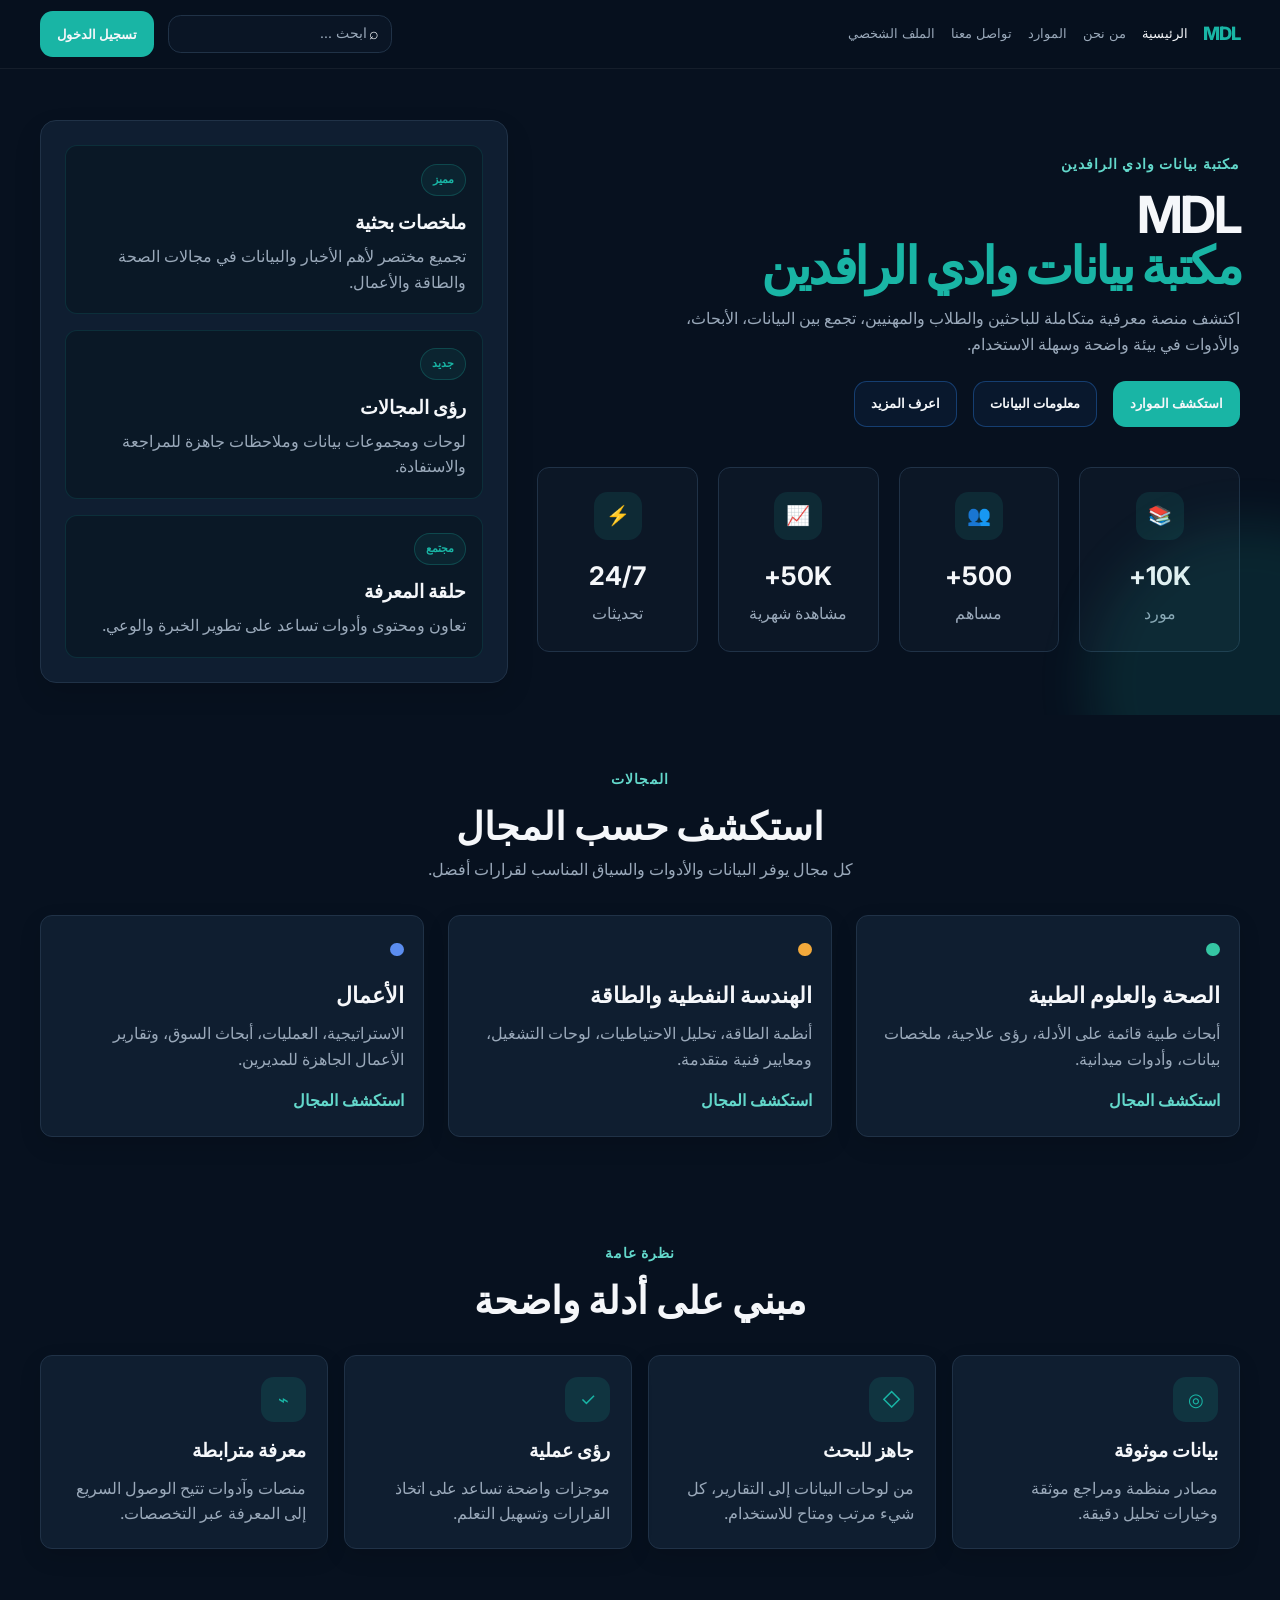
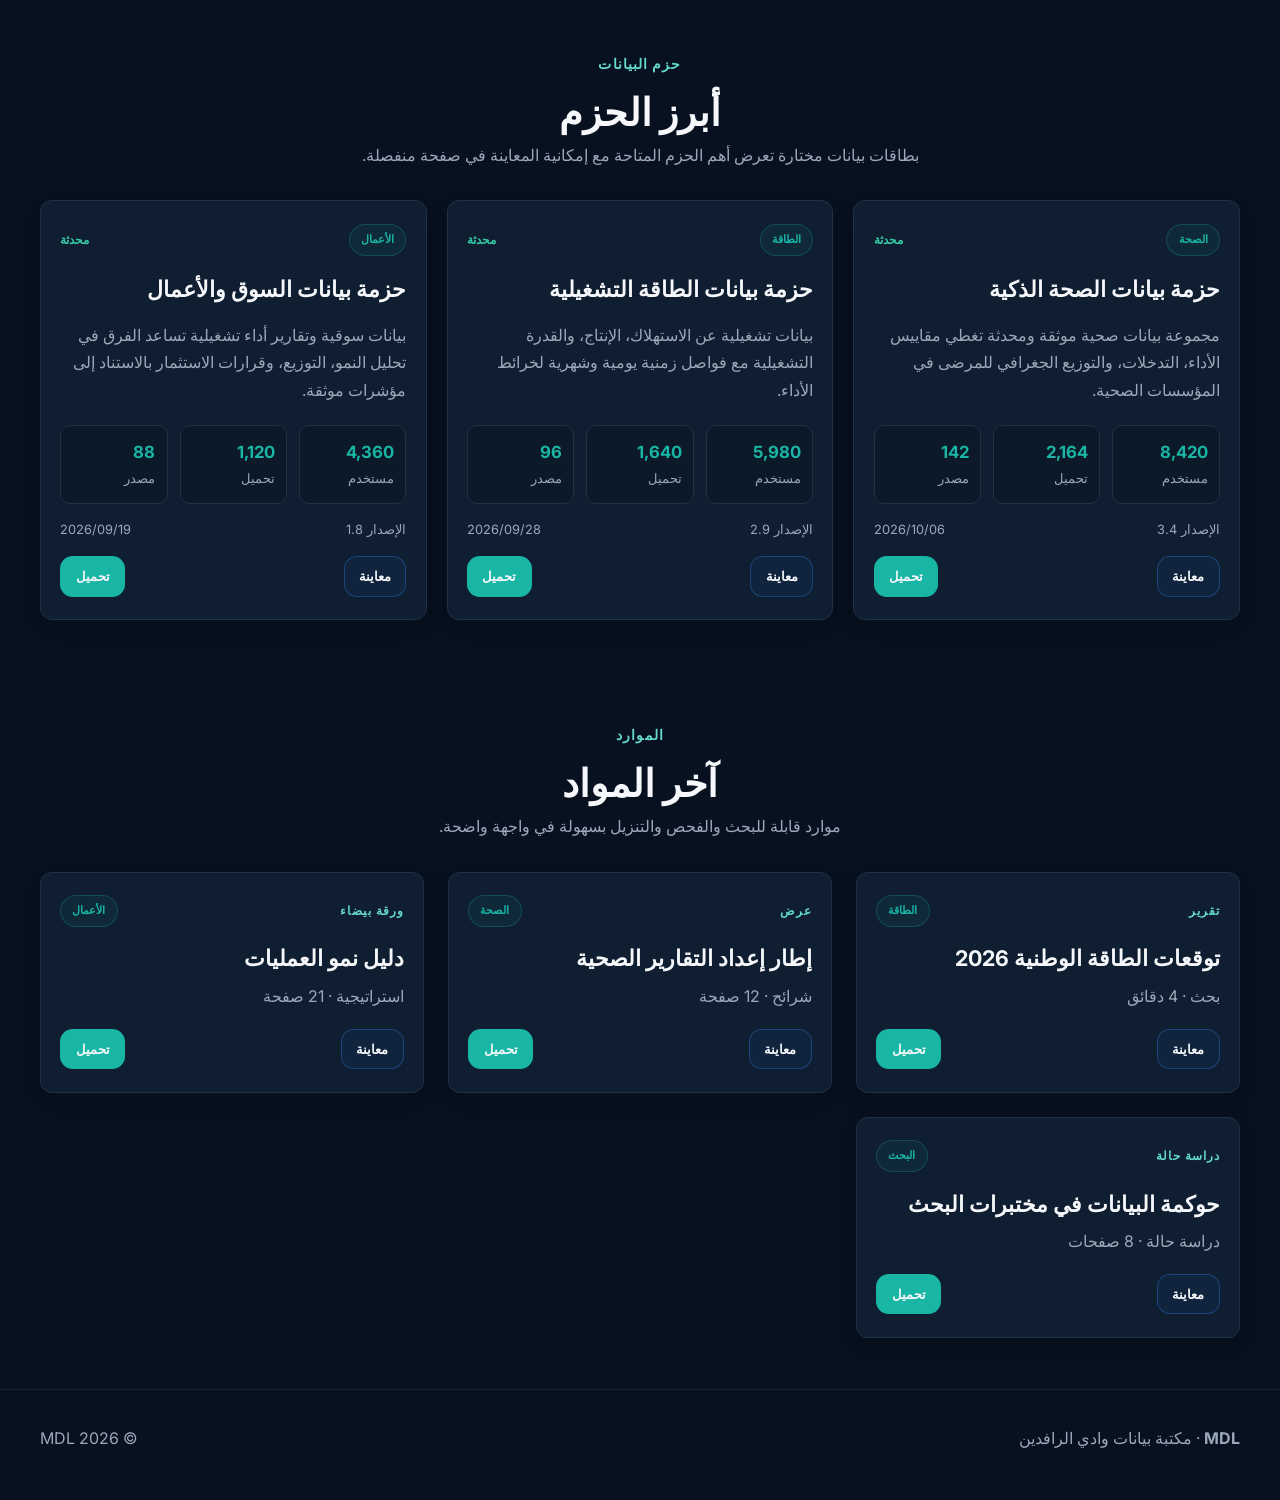
<file: index.html>
<!DOCTYPE html>
<html lang="ar" dir="rtl">
<head>
  <meta charset="UTF-8">
  <meta name="viewport" content="width=device-width, initial-scale=1.0">
  <title>MDL — مكتبة بيانات وادي الرافدين</title>
  <meta name="description" content="MDL — مكتبة بيانات وادي الرافدين للبحث والمعرفة والبيانات.">
  <link rel="preconnect" href="https://fonts.googleapis.com">
  <link rel="preconnect" href="https://fonts.gstatic.com" crossorigin>
  <link href="https://fonts.googleapis.com/css2?family=IBM+Plex+Sans+Arabic:wght@400;500;600;700&family=Inter:wght@400;500;600;700;800&display=swap" rel="stylesheet">
  <link rel="stylesheet" href="src/styles/base.css">
  <link rel="stylesheet" href="src/styles/components.css">
  <link rel="stylesheet" href="src/styles/pages/home.css">
  <link rel="stylesheet" href="src/styles/responsive.css">
</head>
<body>
  <header class="site-header">
    <div class="page-shell header-inner">
      <a href="index.html" class="brand" aria-label="MDL — مكتبة بيانات وادي الرافدين، العودة للصفحة الرئيسية">MDL</a>
      <nav class="site-nav" aria-label="التنقل الرئيسي">
        <a href="index.html" class="is-active">الرئيسية</a>
        <a href="pages/about.html">من نحن</a>
        <a href="pages/resources.html">الموارد</a>
        <a href="pages/contact.html">تواصل معنا</a>
        <a href="pages/profile.html">الملف الشخصي</a>
      </nav>
      <label class="site-search" aria-label="البحث">
        <span aria-hidden="true">⌕</span>
        <input type="search" placeholder="ابحث ...">
      </label>
      <a href="pages/auth/login.html" class="btn btn--primary">تسجيل الدخول</a>
    </div>
  </header>

  <main>
    <section class="hero home-hero">
      <div class="page-shell hero__inner">
        <div class="hero__content">
          <span class="eyebrow">مكتبة بيانات وادي الرافدين</span>
          <h1>MDL <span>مكتبة بيانات وادي الرافدين</span></h1>
          <p>اكتشف منصة معرفية متكاملة للباحثين والطلاب والمهنيين، تجمع بين البيانات، الأبحاث، والأدوات في بيئة واضحة وسهلة الاستخدام.</p>
          <div class="hero__actions">
            <a class="btn btn--primary" href="pages/resources.html">استكشف الموارد</a>
            <a class="btn btn--secondary" href="pages/data.html">معلومات البيانات</a>
            <a class="btn btn--secondary" href="pages/about.html">اعرف المزيد</a>
          </div>

          <div class="stat-grid" aria-label="إحصائيات المنصة">
            <article class="stat-card">
              <div class="stat-card__icon">📚</div>
              <h3>10K+</h3>
              <p>مورد</p>
            </article>
            <article class="stat-card">
              <div class="stat-card__icon">👥</div>
              <h3>500+</h3>
              <p>مساهم</p>
            </article>
            <article class="stat-card">
              <div class="stat-card__icon">📈</div>
              <h3>50K+</h3>
              <p>مشاهدة شهرية</p>
            </article>
            <article class="stat-card">
              <div class="stat-card__icon">⚡</div>
              <h3>24/7</h3>
              <p>تحديثات</p>
            </article>
          </div>
        </div>

        <aside class="hero__panel" aria-label="أبرز ما يميز المنصة">
          <div class="panel-card">
            <span class="chip">مميز</span>
            <h3>ملخصات بحثية</h3>
            <p>تجميع مختصر لأهم الأخبار والبيانات في مجالات الصحة والطاقة والأعمال.</p>
          </div>
          <div class="panel-card">
            <span class="chip">جديد</span>
            <h3>رؤى المجالات</h3>
            <p>لوحات ومجموعات بيانات وملاحظات جاهزة للمراجعة والاستفادة.</p>
          </div>
          <div class="panel-card">
            <span class="chip">مجتمع</span>
            <h3>حلقة المعرفة</h3>
            <p>تعاون ومحتوى وأدوات تساعد على تطوير الخبرة والوعي.</p>
          </div>
        </aside>
      </div>
    </section>

    <section class="section">
      <div class="page-shell">
        <div class="section-heading">
          <span class="eyebrow">المجالات</span>
          <h2>استكشف حسب المجال</h2>
          <p>كل مجال يوفر البيانات والأدوات والسياق المناسب لقرارات أفضل.</p>
        </div>
        <div class="card-grid" data-render="fields"></div>
      </div>
    </section>

    <section class="section">
      <div class="page-shell">
        <div class="section-heading">
          <span class="eyebrow">نظرة عامة</span>
          <h2>مبني على أدلة واضحة</h2>
        </div>
        <div class="home-feature-list">
          <article class="info-card">
            <span>◎</span>
            <h3>بيانات موثوقة</h3>
            <p>مصادر منظمة ومراجع موثقة وخيارات تحليل دقيقة.</p>
          </article>
          <article class="info-card">
            <span>◇</span>
            <h3>جاهز للبحث</h3>
            <p>من لوحات البيانات إلى التقارير، كل شيء مرتب ومتاح للاستخدام.</p>
          </article>
          <article class="info-card">
            <span>✓</span>
            <h3>رؤى عملية</h3>
            <p>موجزات واضحة تساعد على اتخاذ القرارات وتسهيل التعلم.</p>
          </article>
          <article class="info-card">
            <span>⌁</span>
            <h3>معرفة مترابطة</h3>
            <p>منصات وآدوات تتيح الوصول السريع إلى المعرفة عبر التخصصات.</p>
          </article>
        </div>
      </div>
    </section>

    <section class="section">
      <div class="page-shell">
        <div class="section-heading">
          <span class="eyebrow">حزم البيانات</span>
          <h2>أبرز الحزم</h2>
          <p>بطاقات بيانات مختارة تعرض أهم الحزم المتاحة مع إمكانية المعاينة في صفحة منفصلة.</p>
        </div>
        <div class="dataset-list" data-render="datasets"></div>
      </div>
    </section>

    <section class="section">
      <div class="page-shell">
        <div class="section-heading">
          <span class="eyebrow">الموارد</span>
          <h2>آخر المواد</h2>
          <p>موارد قابلة للبحث والفحص والتنزيل بسهولة في واجهة واضحة.</p>
        </div>
        <div class="card-grid" data-render="resources"></div>
      </div>
    </section>
  </main>

  <footer class="page-footer">
    <div class="page-shell page-footer__inner">
      <div><strong>MDL</strong> · مكتبة بيانات وادي الرافدين</div>
      <div>© 2026 MDL</div>
    </div>
  </footer>

  <script src="src/scripts/main.js"></script>
</body>
</html>
</file>
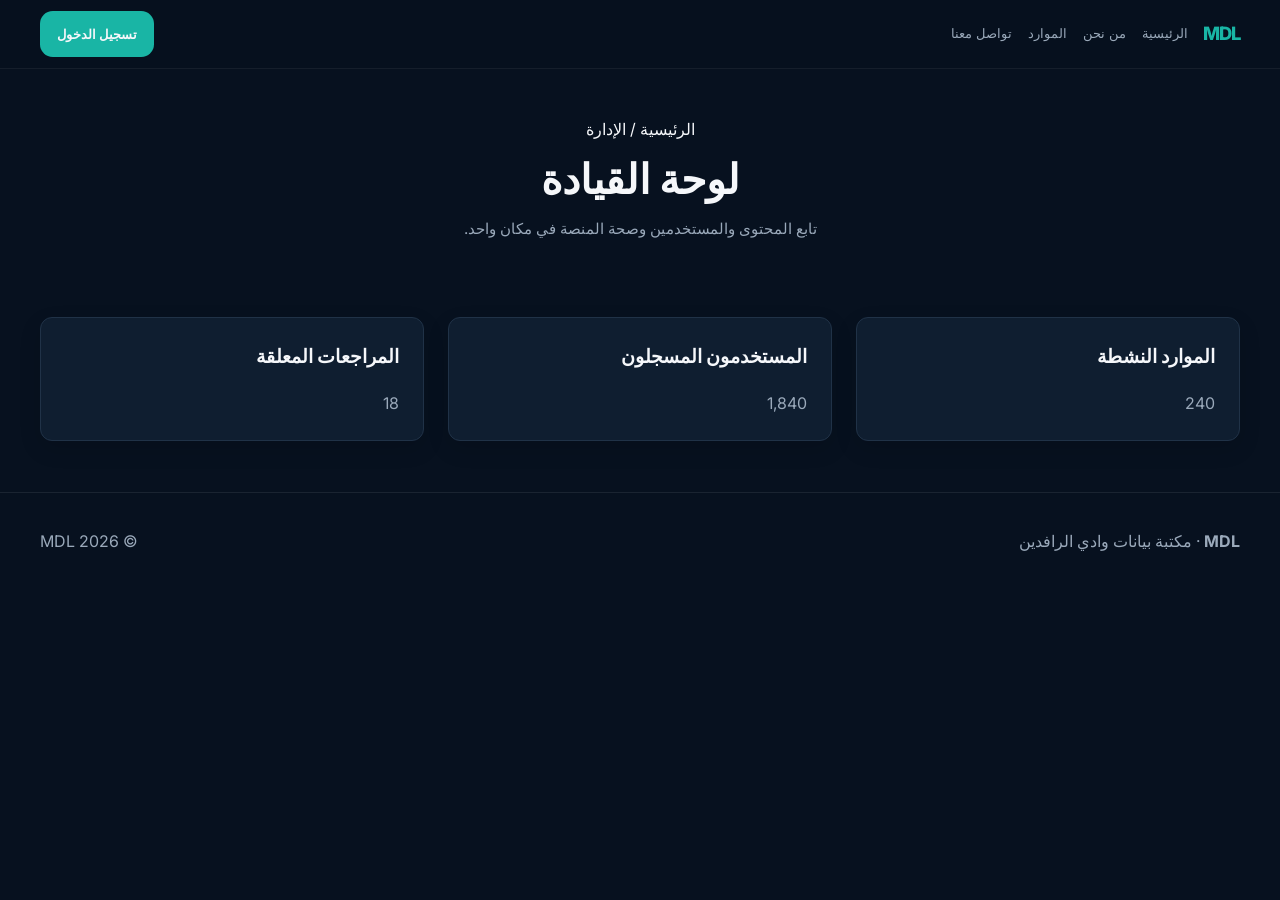
<file: admin/dashboard.html>
<!DOCTYPE html>
<html lang="ar" dir="rtl">
<head>
  <meta charset="UTF-8">
  <meta name="viewport" content="width=device-width, initial-scale=1.0">
  <title>لوحة الإدارة | MDL — مكتبة بيانات وادي الرافدين</title>
  <link rel="preconnect" href="https://fonts.googleapis.com">
  <link rel="preconnect" href="https://fonts.gstatic.com" crossorigin>
  <link href="https://fonts.googleapis.com/css2?family=IBM+Plex+Sans+Arabic:wght@400;500;600;700&family=Inter:wght@400;500;600;700;800&display=swap" rel="stylesheet">
  <link rel="stylesheet" href="../src/styles/base.css">
  <link rel="stylesheet" href="../src/styles/components.css">
  <link rel="stylesheet" href="../src/styles/responsive.css">
</head>
<body>
  <header class="site-header">
    <div class="page-shell header-inner">
      <a href="../index.html" class="brand" aria-label="MDL — مكتبة بيانات وادي الرافدين، العودة للصفحة الرئيسية">MDL</a>
      <nav class="site-nav" aria-label="التنقل الرئيسي">
        <a href="../index.html">الرئيسية</a>
        <a href="../pages/about.html">من نحن</a>
        <a href="../pages/resources.html">الموارد</a>
        <a href="../pages/contact.html">تواصل معنا</a>
      </nav>
      <a href="../pages/auth/login.html" class="btn btn--primary">تسجيل الدخول</a>
    </div>
  </header>

  <main>
    <section class="page-header">
      <div class="page-shell page-header__content">
        <div class="breadcrumbs"><span>الرئيسية</span> / <span>الإدارة</span></div>
        <h1>لوحة القيادة</h1>
        <p>تابع المحتوى والمستخدمين وصحة المنصة في مكان واحد.</p>
      </div>
    </section>

    <section class="section">
      <div class="page-shell card-grid">
        <article class="admin-card admin-card--compact">
          <h3>الموارد النشطة</h3>
          <p>240</p>
        </article>
        <article class="admin-card admin-card--compact">
          <h3>المستخدمون المسجلون</h3>
          <p>1,840</p>
        </article>
        <article class="admin-card admin-card--compact">
          <h3>المراجعات المعلقة</h3>
          <p>18</p>
        </article>
      </div>
    </section>
  </main>

  <footer class="page-footer">
    <div class="page-shell page-footer__inner">
      <div><strong>MDL</strong> · مكتبة بيانات وادي الرافدين</div>
      <div>© 2026 MDL</div>
    </div>
  </footer>
</body>
</html>
</file>
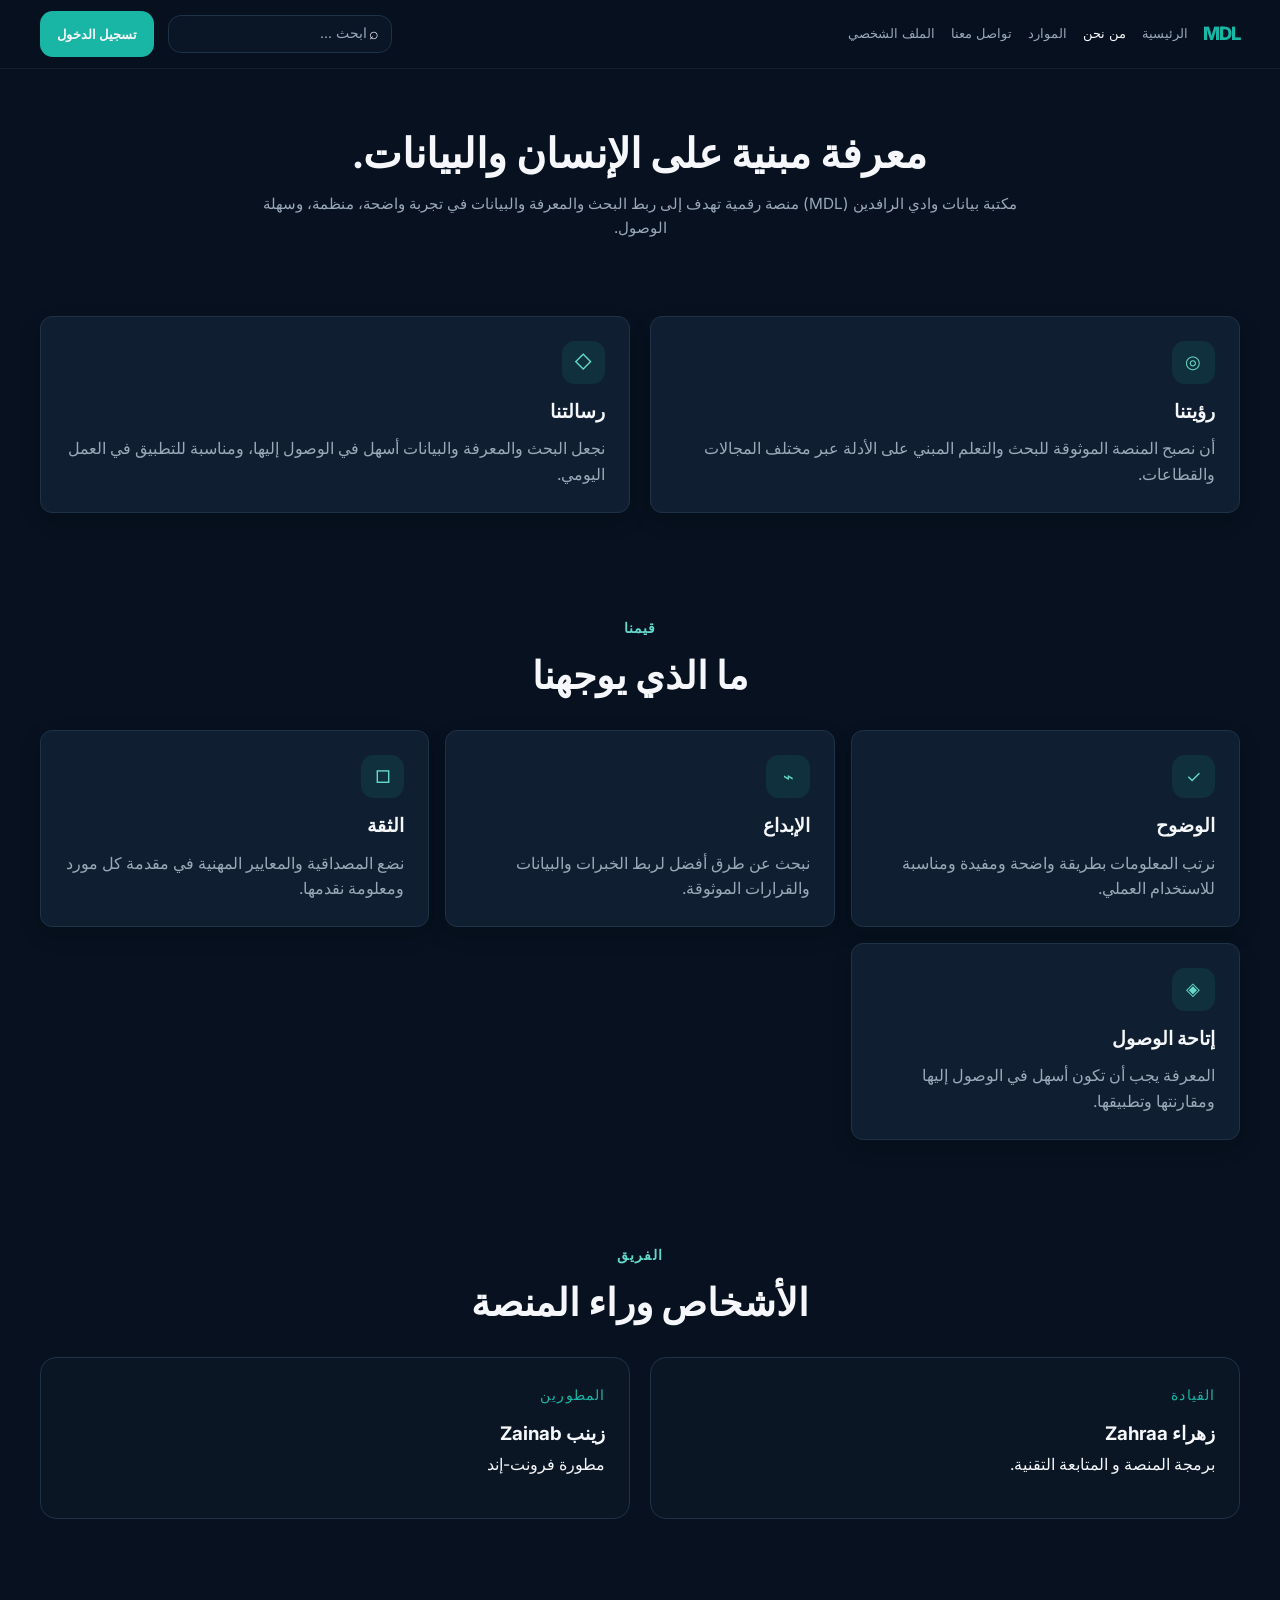
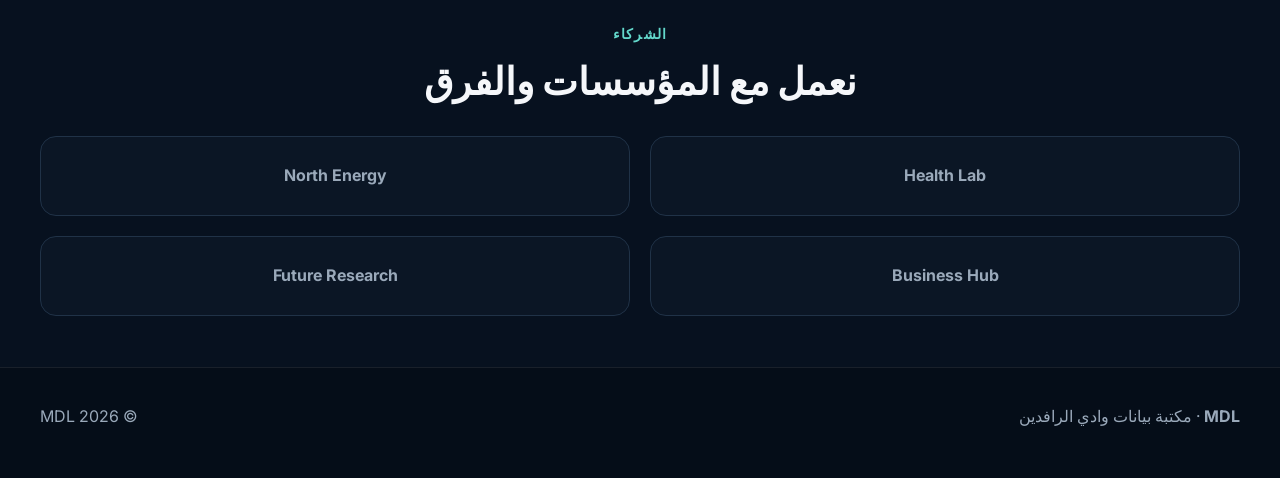
<file: pages/about.html>
<!DOCTYPE html>
<html lang="ar" dir="rtl">
<head>
  <meta charset="UTF-8">
  <meta name="viewport" content="width=device-width, initial-scale=1.0">
  <title>من نحن | MDL — مكتبة بيانات وادي الرافدين</title>
  <link rel="preconnect" href="https://fonts.googleapis.com">
  <link rel="preconnect" href="https://fonts.gstatic.com" crossorigin>
  <link href="https://fonts.googleapis.com/css2?family=IBM+Plex+Sans+Arabic:wght@400;500;600;700&family=Inter:wght@400;500;600;700;800&display=swap" rel="stylesheet">
  <link rel="stylesheet" href="../src/styles/base.css">
  <link rel="stylesheet" href="../src/styles/components.css">
  <link rel="stylesheet" href="../src/styles/pages/about.css">
  <link rel="stylesheet" href="../src/styles/responsive.css">
</head>
<body>
  <header class="site-header">
    <div class="page-shell header-inner">
      <a href="../index.html" class="brand" aria-label="MDL — مكتبة بيانات وادي الرافدين، العودة للصفحة الرئيسية">MDL</a>
      <nav class="site-nav" aria-label="التنقل الرئيسي">
        <a href="../index.html">الرئيسية</a>
        <a href="about.html" class="is-active">من نحن</a>
        <a href="resources.html">الموارد</a>
        <a href="contact.html">تواصل معنا</a>
        <a href="profile.html">الملف الشخصي</a>
      </nav>
      <label class="site-search" aria-label="البحث">
        <span aria-hidden="true">⌕</span>
        <input type="search" placeholder="ابحث ...">
      </label>
      <a href="auth/login.html" class="btn btn--primary">تسجيل الدخول</a>
    </div>
  </header>

  <main>
    <section class="page-header">
      <div class="page-shell page-header__content">
        <h1>معرفة مبنية على الإنسان والبيانات.</h1>
        <p>مكتبة بيانات وادي الرافدين (MDL) منصة رقمية تهدف إلى ربط البحث والمعرفة والبيانات في تجربة واضحة، منظمة، وسهلة الوصول.</p>
      </div>
    </section>

    <section class="section">
      <div class="page-shell about-grid">
        <article class="info-card">
          <div class="info-card__icon">◎</div>
          <h3>رؤيتنا</h3>
          <p>أن نصبح المنصة الموثوقة للبحث والتعلم المبني على الأدلة عبر مختلف المجالات والقطاعات.</p>
        </article>
        <article class="info-card">
          <div class="info-card__icon">◇</div>
          <h3>رسالتنا</h3>
          <p>نجعل البحث والمعرفة والبيانات أسهل في الوصول إليها، ومناسبة للتطبيق في العمل اليومي.</p>
        </article>
      </div>
    </section>

    <section class="section">
      <div class="page-shell">
        <div class="section-heading">
          <span class="eyebrow">قيمنا</span>
          <h2>ما الذي يوجهنا</h2>
        </div>
        <div class="values-grid">
          <article class="info-card">
            <div class="info-card__icon">✓</div>
            <h3>الوضوح</h3>
            <p>نرتب المعلومات بطريقة واضحة ومفيدة ومناسبة للاستخدام العملي.</p>
          </article>
          <article class="info-card">
            <div class="info-card__icon">⌁</div>
            <h3>الإبداع</h3>
            <p>نبحث عن طرق أفضل لربط الخبرات والبيانات والقرارات الموثوقة.</p>
          </article>
          <article class="info-card">
            <div class="info-card__icon">□</div>
            <h3>الثقة</h3>
            <p>نضع المصداقية والمعايير المهنية في مقدمة كل مورد ومعلومة نقدمها.</p>
          </article>
          <article class="info-card">
            <div class="info-card__icon">◈</div>
            <h3>إتاحة الوصول</h3>
            <p>المعرفة يجب أن تكون أسهل في الوصول إليها ومقارنتها وتطبيقها.</p>
          </article>
        </div>
      </div>
    </section>

    <section class="section">
      <div class="page-shell">
        <div class="section-heading">
          <span class="eyebrow">الفريق</span>
          <h2>الأشخاص وراء المنصة</h2>
        </div>
        <div class="team-grid">
          <article class="team-card">
            <span>القيادة</span>
            <h3>زهراء Zahraa</h3>
            <p>برمجة المنصة و المتابعة التقنية.</p>
          </article>
          <article class="team-card">
            <span>المطورين</span>
            <h3>زينب Zainab</h3>
            <p>مطورة فرونت-إند </p>
          </article>
        </div>
      </div>
    </section>

    <section class="section">
      <div class="page-shell">
        <div class="section-heading">
          <span class="eyebrow">الشركاء</span>
          <h2>نعمل مع المؤسسات والفرق</h2>
        </div>
        <div class="partner-grid">
          <div class="partner-item">Health Lab</div>
          <div class="partner-item">North Energy</div>
          <div class="partner-item">Business Hub</div>
          <div class="partner-item">Future Research</div>
        </div>
      </div>
    </section>
  </main>

  <footer class="page-footer">
    <div class="page-shell page-footer__inner">
      <div><strong>MDL</strong> · مكتبة بيانات وادي الرافدين</div>
      <div>© 2026 MDL</div>
    </div>
  </footer>
</body>
</html>
</file>
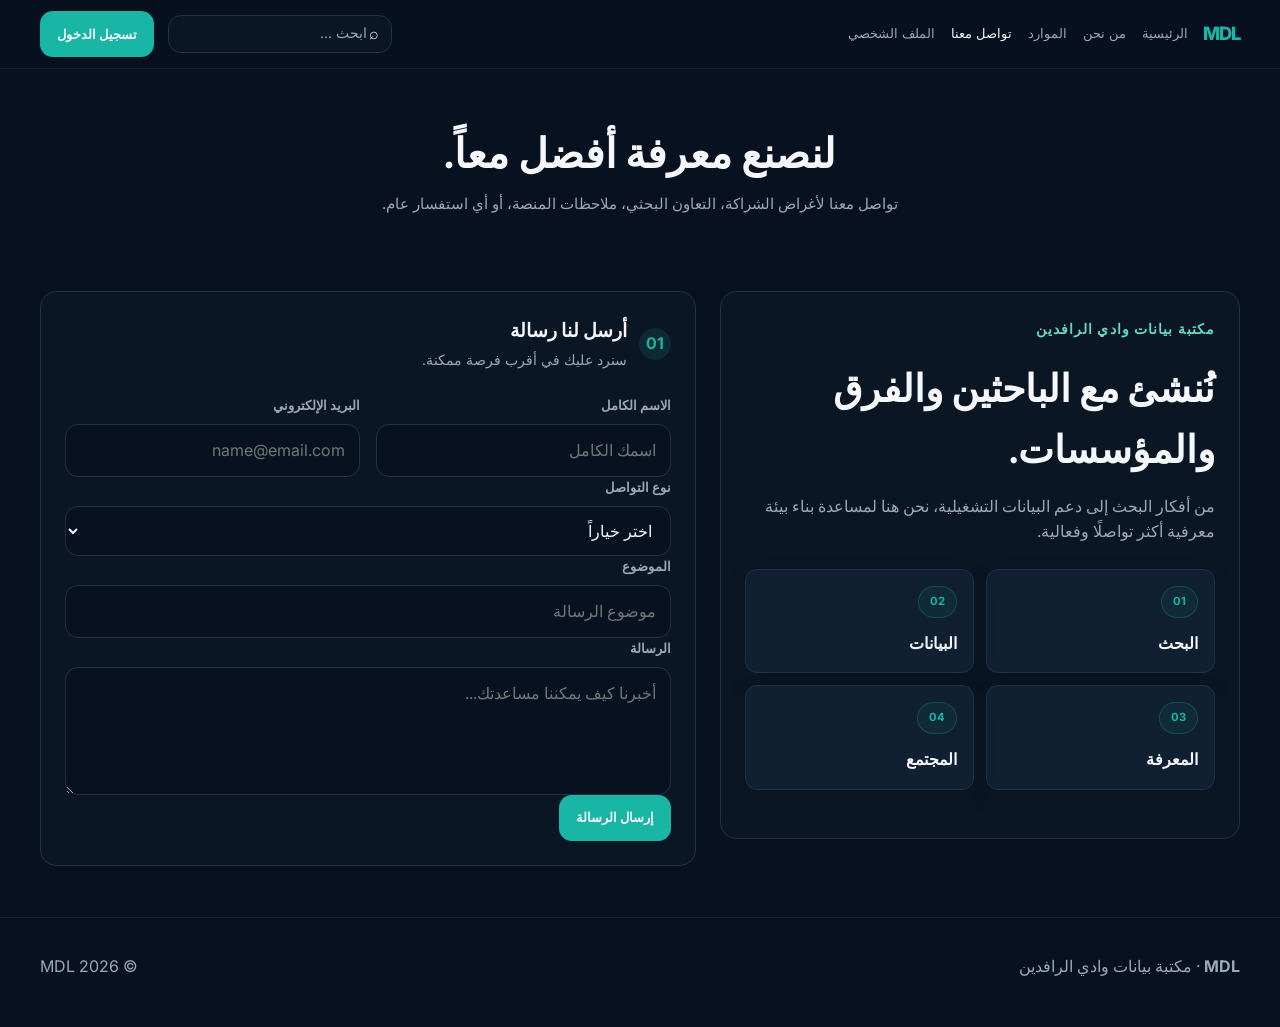
<file: pages/contact.html>
<!DOCTYPE html>
<html lang="ar" dir="rtl">
<head>
  <meta charset="UTF-8">
  <meta name="viewport" content="width=device-width, initial-scale=1.0">
  <title>تواصل معنا | MDL — مكتبة بيانات وادي الرافدين</title>
  <link rel="preconnect" href="https://fonts.googleapis.com">
  <link rel="preconnect" href="https://fonts.gstatic.com" crossorigin>
  <link href="https://fonts.googleapis.com/css2?family=IBM+Plex+Sans+Arabic:wght@400;500;600;700&family=Inter:wght@400;500;600;700;800&display=swap" rel="stylesheet">
  <link rel="stylesheet" href="../src/styles/base.css">
  <link rel="stylesheet" href="../src/styles/components.css">
  <link rel="stylesheet" href="../src/styles/pages/contact.css">
  <link rel="stylesheet" href="../src/styles/responsive.css">
</head>
<body>
  <header class="site-header">
    <div class="page-shell header-inner">
      <a href="../index.html" class="brand" aria-label="MDL — مكتبة بيانات وادي الرافدين، العودة للصفحة الرئيسية">MDL</a>
      <nav class="site-nav" aria-label="التنقل الرئيسي">
        <a href="../index.html">الرئيسية</a>
        <a href="about.html">من نحن</a>
        <a href="resources.html">الموارد</a>
        <a href="contact.html" class="is-active">تواصل معنا</a>
        <a href="profile.html">الملف الشخصي</a>
      </nav>
      <label class="site-search" aria-label="البحث">
        <span aria-hidden="true">⌕</span>
        <input type="search" placeholder="ابحث ...">
      </label>
      <a href="auth/login.html" class="btn btn--primary">تسجيل الدخول</a>
    </div>
  </header>

  <main>
    <section class="page-header">
      <div class="page-shell page-header__content">
        <h1>لنصنع معرفة أفضل معاً.</h1>
        <p>تواصل معنا لأغراض الشراكة، التعاون البحثي، ملاحظات المنصة، أو أي استفسار عام.</p>
      </div>
    </section>

    <section class="section">
      <div class="page-shell contact-layout">
        <aside class="contact-copy">
          <span class="eyebrow">مكتبة بيانات وادي الرافدين</span>
          <h2>نُنشئ مع الباحثين والفرق والمؤسسات.</h2>
          <p>من أفكار البحث إلى دعم البيانات التشغيلية، نحن هنا لمساعدة بناء بيئة معرفية أكثر تواصلًا وفعالية.</p>

          <div class="contact-points">
            <article class="info-card">
              <span class="chip">01</span>
              <strong>البحث</strong>
            </article>
            <article class="info-card">
              <span class="chip">02</span>
              <strong>البيانات</strong>
            </article>
            <article class="info-card">
              <span class="chip">03</span>
              <strong>المعرفة</strong>
            </article>
            <article class="info-card">
              <span class="chip">04</span>
              <strong>المجتمع</strong>
            </article>
          </div>
        </aside>

        <div class="contact-form">
          <div class="contact-form__header">
            <span>01</span>
            <div>
              <h3>أرسل لنا رسالة</h3>
              <p>سنرد عليك في أقرب فرصة ممكنة.</p>
            </div>
          </div>

          <form id="contactForm">
            <div class="form-grid">
              <div class="field-group">
                <label for="name">الاسم الكامل</label>
                <input id="name" name="name" type="text" placeholder="اسمك الكامل" required>
              </div>
              <div class="field-group">
                <label for="email">البريد الإلكتروني</label>
                <input id="email" name="email" type="email" placeholder="name@email.com" required>
              </div>
            </div>

            <div class="field-group">
              <label for="type">نوع التواصل</label>
              <select id="type" name="type" required>
                <option value="">اختر خياراً</option>
                <option>استفسار بحثي</option>
                <option>ملاحظة أو اقتراح</option>
                <option>شراكة أكاديمية</option>
                <option>مساهمة محتوى</option>
                <option>أخرى</option>
              </select>
            </div>

            <div class="field-group">
              <label for="subject">الموضوع</label>
              <input id="subject" name="subject" type="text" placeholder="موضوع الرسالة" required>
            </div>

            <div class="field-group">
              <label for="message">الرسالة</label>
              <textarea id="message" name="message" placeholder="أخبرنا كيف يمكننا مساعدتك..." required></textarea>
            </div>

            <button class="btn btn--primary" type="submit">إرسال الرسالة</button>

            <div class="form-success" hidden>
              <span class="form-success__icon">✓</span>
              <div>
                <strong>تم استلام الرسالة.</strong>
                <div>سنتواصل معك قريباً.</div>
              </div>
            </div>
          </form>
        </div>
      </div>
    </section>
  </main>

  <footer class="page-footer">
    <div class="page-shell page-footer__inner">
      <div><strong>MDL</strong> · مكتبة بيانات وادي الرافدين</div>
      <div>© 2026 MDL</div>
    </div>
  </footer>

  <script src="../src/scripts/main.js"></script>
</body>
</html>
</file>
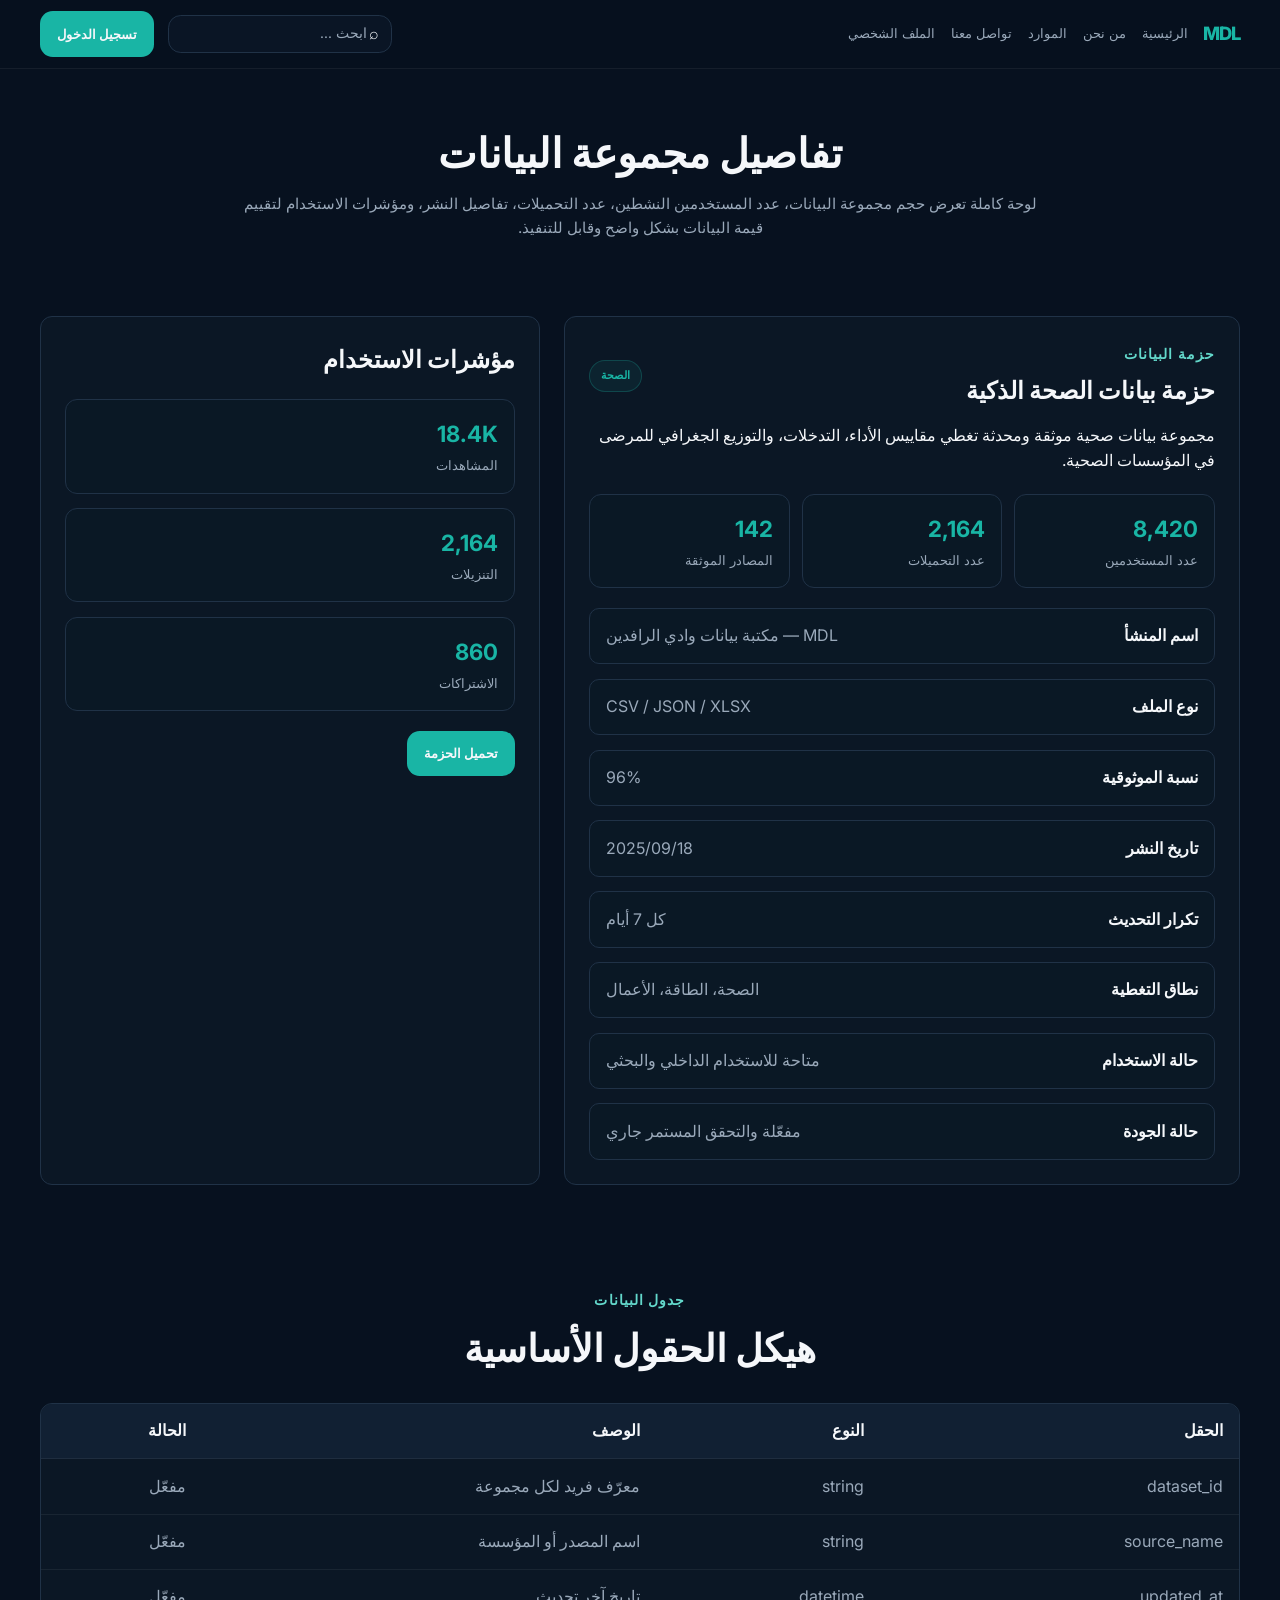
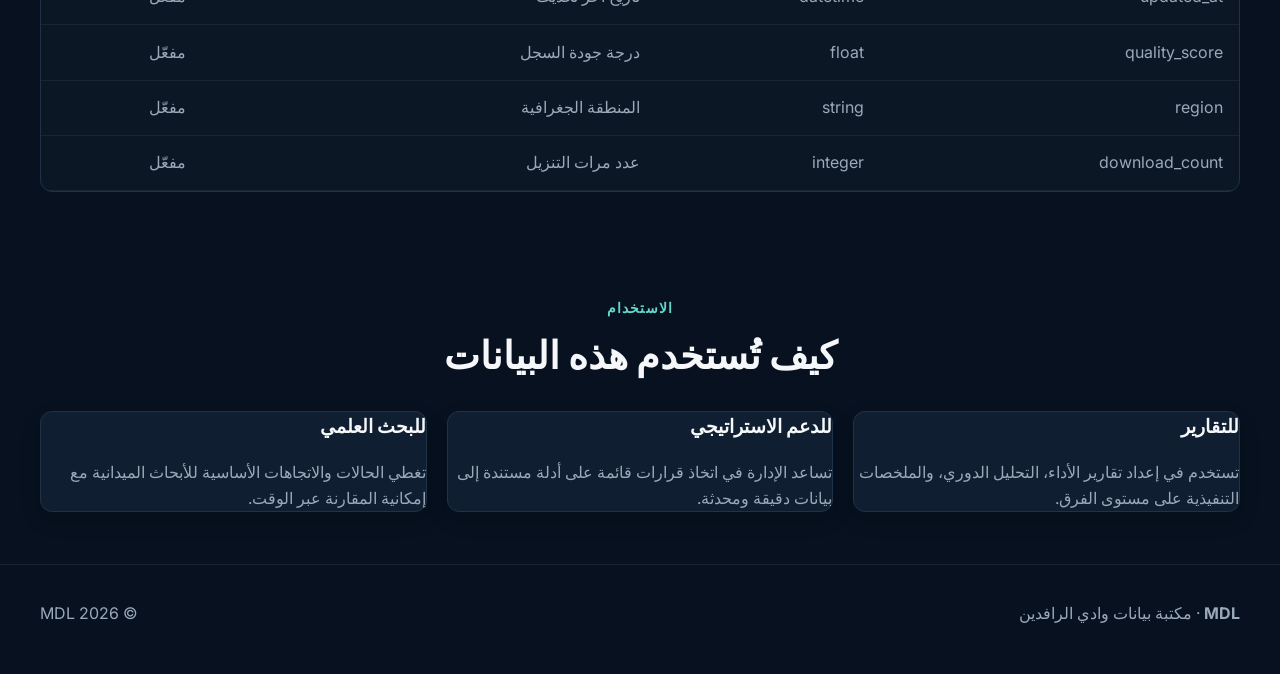
<file: pages/data.html>
<!DOCTYPE html>
<html lang="ar" dir="rtl">
<head>
  <meta charset="UTF-8">
  <meta name="viewport" content="width=device-width, initial-scale=1.0">
  <title>معلومات البيانات | MDL — مكتبة بيانات وادي الرافدين</title>
  <link rel="preconnect" href="https://fonts.googleapis.com">
  <link rel="preconnect" href="https://fonts.gstatic.com" crossorigin>
  <link href="https://fonts.googleapis.com/css2?family=IBM+Plex+Sans+Arabic:wght@400;500;600;700&family=Inter:wght@400;500;600;700;800&display=swap" rel="stylesheet">
  <link rel="stylesheet" href="../src/styles/base.css">
  <link rel="stylesheet" href="../src/styles/components.css">
  <link rel="stylesheet" href="../src/styles/responsive.css">
</head>
<body>
  <header class="site-header">
    <div class="page-shell header-inner">
      <a href="../index.html" class="brand" aria-label="MDL — مكتبة بيانات وادي الرافدين، العودة للصفحة الرئيسية">MDL</a>
      <nav class="site-nav" aria-label="التنقل الرئيسي">
        <a href="../index.html">الرئيسية</a>
        <a href="about.html">من نحن</a>
        <a href="resources.html">الموارد</a>
        <a href="contact.html">تواصل معنا</a>
        <a href="profile.html">الملف الشخصي</a>
      </nav>
      <label class="site-search" aria-label="البحث">
        <span aria-hidden="true">⌕</span>
        <input type="search" placeholder="ابحث ...">
      </label>
      <a href="auth/login.html" class="btn btn--primary">تسجيل الدخول</a>
    </div>
  </header>

  <main>
    <section class="page-header">
      <div class="page-shell page-header__content">
        <h1>تفاصيل مجموعة البيانات</h1>
        <p>لوحة كاملة تعرض حجم مجموعة البيانات، عدد المستخدمين النشطين، عدد التحميلات، تفاصيل النشر، ومؤشرات الاستخدام لتقييم قيمة البيانات بشكل واضح وقابل للتنفيذ.</p>
      </div>
    </section>

    <section class="section">
      <div class="page-shell page-layout" data-detail="dataset"></div>
    </section>

    <section class="section">
      <div class="page-shell">
        <div class="section-heading">
          <span class="eyebrow">جدول البيانات</span>
          <h2>هيكل الحقول الأساسية</h2>
        </div>

        <div class="table-wrap">
          <table class="data-table">
            <thead>
              <tr>
                <th>الحقل</th>
                <th>النوع</th>
                <th>الوصف</th>
                <th>الحالة</th>
              </tr>
            </thead>
            <tbody>
              <tr>
                <td>dataset_id</td>
                <td>string</td>
                <td>معرّف فريد لكل مجموعة</td>
                <td>مفعّل</td>
              </tr>
              <tr>
                <td>source_name</td>
                <td>string</td>
                <td>اسم المصدر أو المؤسسة</td>
                <td>مفعّل</td>
              </tr>
              <tr>
                <td>updated_at</td>
                <td>datetime</td>
                <td>تاريخ آخر تحديث</td>
                <td>مفعّل</td>
              </tr>
              <tr>
                <td>quality_score</td>
                <td>float</td>
                <td>درجة جودة السجل</td>
                <td>مفعّل</td>
              </tr>
              <tr>
                <td>region</td>
                <td>string</td>
                <td>المنطقة الجغرافية</td>
                <td>مفعّل</td>
              </tr>
              <tr>
                <td>download_count</td>
                <td>integer</td>
                <td>عدد مرات التنزيل</td>
                <td>مفعّل</td>
              </tr>
            </tbody>
          </table>
        </div>
      </div>
    </section>

    <section class="section">
      <div class="page-shell">
        <div class="section-heading">
          <span class="eyebrow">الاستخدام</span>
          <h2>كيف تُستخدم هذه البيانات</h2>
        </div>

        <div class="info-stack">
          <article class="info-card">
            <h3>للتقارير</h3>
            <p>تستخدم في إعداد تقارير الأداء، التحليل الدوري، والملخصات التنفيذية على مستوى الفرق.</p>
          </article>
          <article class="info-card">
            <h3>للدعم الاستراتيجي</h3>
            <p>تساعد الإدارة في اتخاذ قرارات قائمة على أدلة مستندة إلى بيانات دقيقة ومحدثة.</p>
          </article>
          <article class="info-card">
            <h3>للبحث العلمي</h3>
            <p>تغطي الحالات والاتجاهات الأساسية للأبحاث الميدانية مع إمكانية المقارنة عبر الوقت.</p>
          </article>
        </div>
      </div>
    </section>
  </main>

  <footer class="page-footer">
    <div class="page-shell page-footer__inner">
      <div><strong>MDL</strong> · مكتبة بيانات وادي الرافدين</div>
      <div>© 2026 MDL</div>
    </div>
  </footer>

  <script src="../src/scripts/main.js"></script>
</body>
</html>
</file>
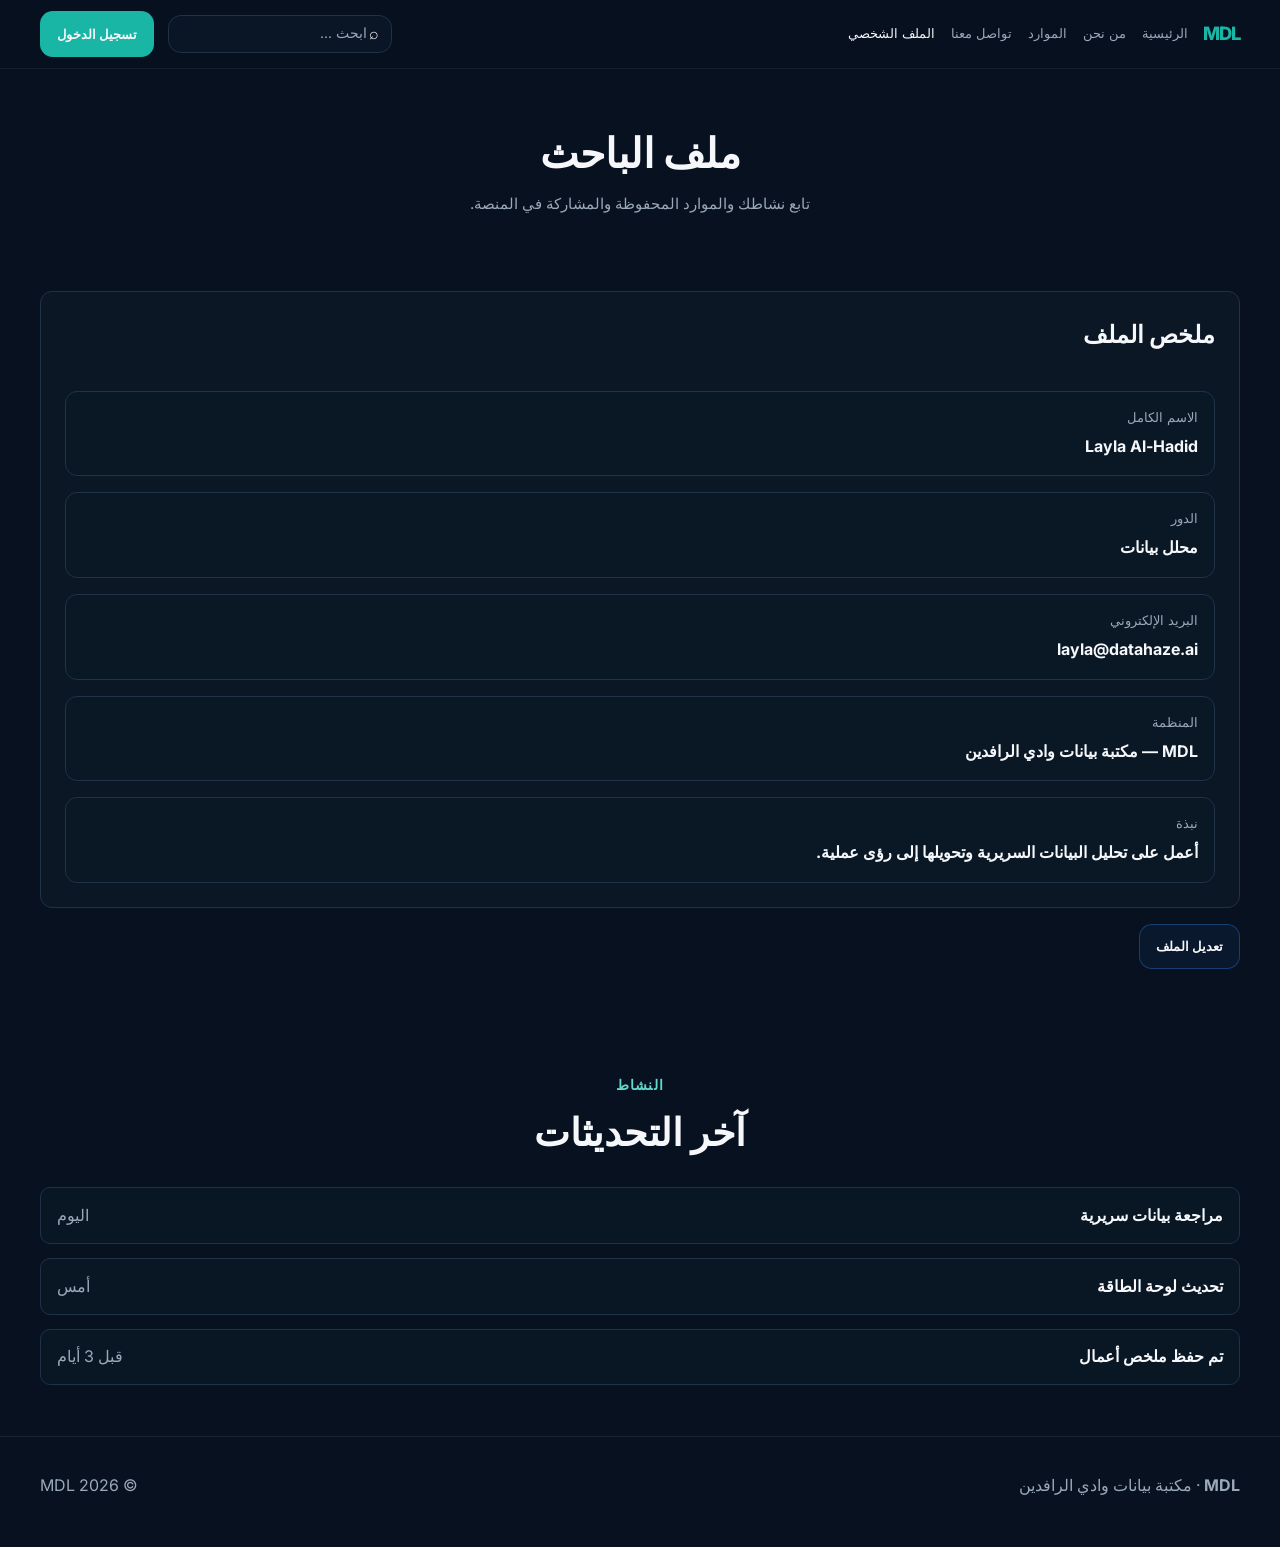
<file: pages/profile.html>
<!DOCTYPE html>
<html lang="ar" dir="rtl">
<head>
  <meta charset="UTF-8">
  <meta name="viewport" content="width=device-width, initial-scale=1.0">
  <title>الملف الشخصي | MDL — مكتبة بيانات وادي الرافدين</title>
  <link rel="preconnect" href="https://fonts.googleapis.com">
  <link rel="preconnect" href="https://fonts.gstatic.com" crossorigin>
  <link href="https://fonts.googleapis.com/css2?family=IBM+Plex+Sans+Arabic:wght@400;500;600;700&family=Inter:wght@400;500;600;700;800&display=swap" rel="stylesheet">
  <link rel="stylesheet" href="../src/styles/base.css">
  <link rel="stylesheet" href="../src/styles/components.css">
  <link rel="stylesheet" href="../src/styles/responsive.css">
</head>
<body>
  <header class="site-header">
    <div class="page-shell header-inner">
      <a href="../index.html" class="brand" aria-label="MDL — مكتبة بيانات وادي الرافدين، العودة للصفحة الرئيسية">MDL</a>
      <nav class="site-nav" aria-label="التنقل الرئيسي">
        <a href="../index.html">الرئيسية</a>
        <a href="about.html">من نحن</a>
        <a href="resources.html">الموارد</a>
        <a href="contact.html">تواصل معنا</a>
        <a href="profile.html" class="is-active">الملف الشخصي</a>
      </nav>
      <label class="site-search" aria-label="البحث">
        <span aria-hidden="true">⌕</span>
        <input type="search" placeholder="ابحث ...">
      </label>
      <a href="auth/login.html" class="btn btn--primary">تسجيل الدخول</a>
    </div>
  </header>

  <main>
    <section class="page-header">
      <div class="page-shell page-header__content">
        <h1>ملف الباحث</h1>
        <p>تابع نشاطك والموارد المحفوظة والمشاركة في المنصة.</p>
      </div>
    </section>

    <section class="section">
      <div class="page-shell profile-layout">
        <div class="profile-sidebar">
          <aside class="side-panel profile-summary">
            <h2>ملخص الملف</h2>
            <div class="profile-summary__item">
              <label>الاسم الكامل</label>
              <strong id="profileNameValue">Layla Al-Hadid</strong>
            </div>
            <div class="profile-summary__item">
              <label>الدور</label>
              <strong id="profileRoleValue">محلل بيانات</strong>
            </div>
            <div class="profile-summary__item">
              <label>البريد الإلكتروني</label>
              <strong id="profileEmailValue">layla@datahaze.ai</strong>
            </div>
            <div class="profile-summary__item">
              <label>المنظمة</label>
              <strong id="profileOrgValue">MDL — مكتبة بيانات وادي الرافدين</strong>
            </div>
            <div class="profile-summary__item">
              <label>نبذة</label>
              <strong id="profileBioValue">أعمل على تحليل البيانات السريرية وتحويلها إلى رؤى عملية.</strong>
            </div>
          </aside>

          <div class="profile-edit-trigger">
            <button id="toggleProfileEdit" class="btn btn--secondary" type="button">تعديل الملف</button>
          </div>
        </div>

        <article class="detail-panel" id="profileEditorPanel" hidden>
          <h2>تحديث الملف الشخصي</h2>
          <form id="profileForm" class="profile-form">
            <div class="form-grid">
              <div class="profile-field">
                <label for="profile-name">الاسم الكامل</label>
                <input id="profile-name" name="name" type="text" value="Layla Al-Hadid">
              </div>
              <div class="profile-field">
                <label for="profile-role">الدور</label>
                <input id="profile-role" name="role" type="text" value="محلل بيانات">
              </div>
            </div>

            <div class="form-grid">
              <div class="profile-field">
                <label for="profile-email">البريد الإلكتروني</label>
                <input id="profile-email" name="email" type="email" value="layla@datahaze.ai">
              </div>
              <div class="profile-field">
                <label for="profile-organization">المنظمة</label>
                <input id="profile-organization" name="organization" type="text" value="MDL — مكتبة بيانات وادي الرافدين">
              </div>
            </div>

            <div class="profile-field">
              <label for="profile-bio">نبذة</label>
              <textarea id="profile-bio" name="bio">أعمل على تحليل البيانات السريرية وتحويلها إلى رؤى عملية.</textarea>
            </div>

            <div class="profile-actions">
              <button id="saveProfileBtn" class="btn btn--primary" type="submit">حفظ التغييرات</button>
            </div>

            <div id="profileStatus" class="profile-status" hidden></div>
          </form>
        </article>

      </div>
    </section>

    <section class="section">
      <div class="page-shell">
        <div class="section-heading">
          <span class="eyebrow">النشاط</span>
          <h2>آخر التحديثات</h2>
        </div>

        <div class="detail-list">
          <div class="detail-item"><strong>مراجعة بيانات سريرية</strong><span>اليوم</span></div>
          <div class="detail-item"><strong>تحديث لوحة الطاقة</strong><span>أمس</span></div>
          <div class="detail-item"><strong>تم حفظ ملخص أعمال</strong><span>قبل 3 أيام</span></div>
        </div>
      </div>
    </section>
  </main>

  <footer class="page-footer">
    <div class="page-shell page-footer__inner">
      <div><strong>MDL</strong> · مكتبة بيانات وادي الرافدين</div>
      <div>© 2026 MDL</div>
    </div>
  </footer>

  <script src="../src/scripts/main.js"></script>
</body>
</html>
</file>
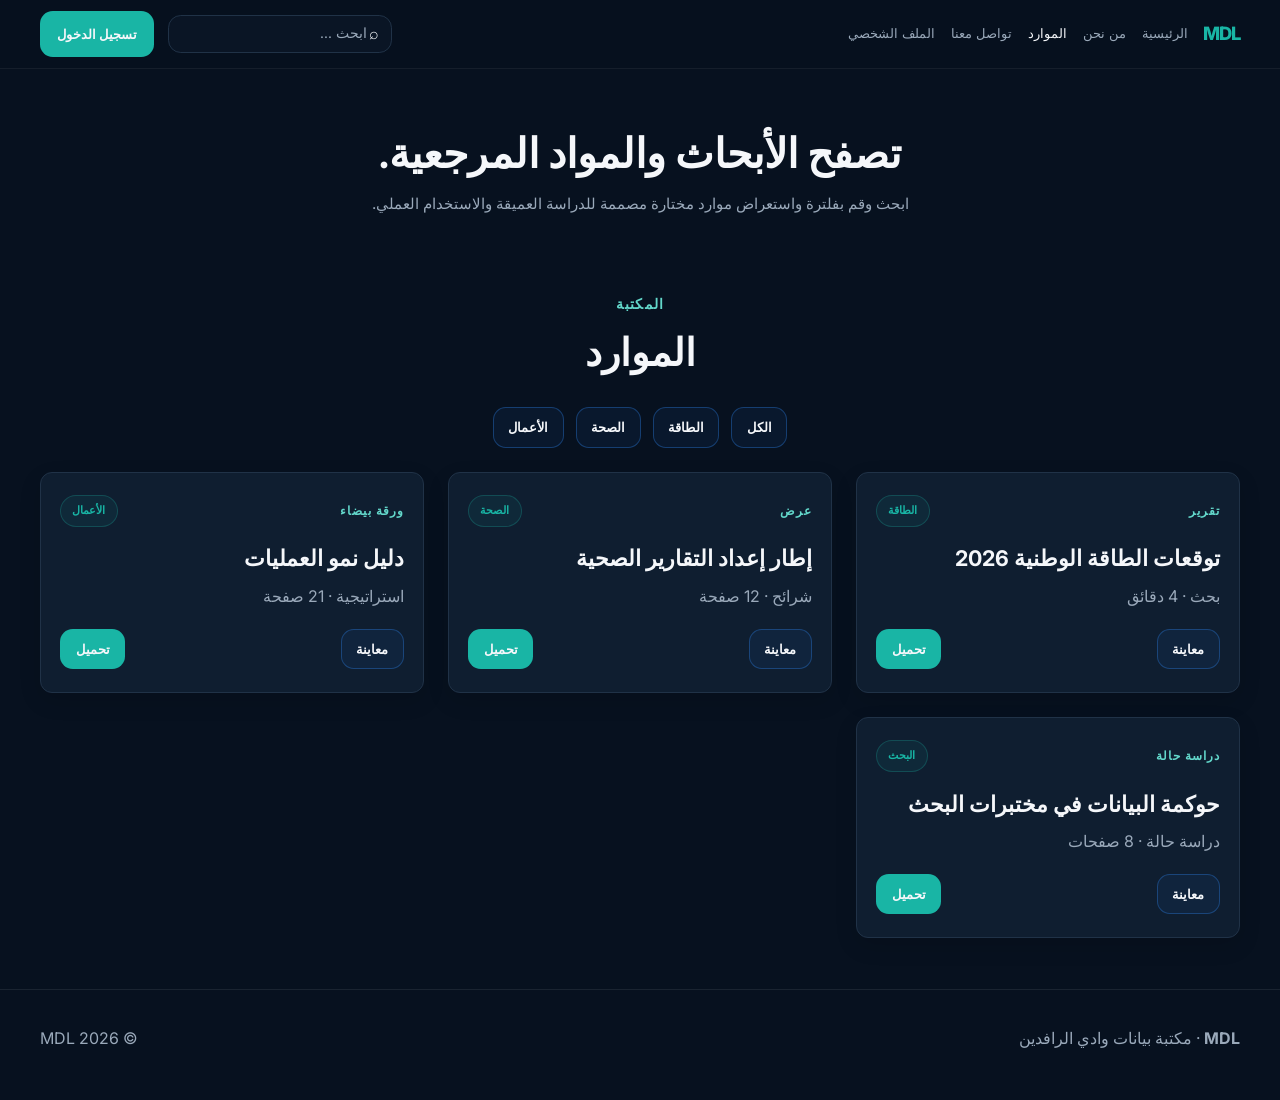
<file: pages/resources.html>
<!DOCTYPE html>
<html lang="ar" dir="rtl">
<head>
  <meta charset="UTF-8">
  <meta name="viewport" content="width=device-width, initial-scale=1.0">
  <title>الموارد | MDL — مكتبة بيانات وادي الرافدين</title>
  <link rel="preconnect" href="https://fonts.googleapis.com">
  <link rel="preconnect" href="https://fonts.gstatic.com" crossorigin>
  <link href="https://fonts.googleapis.com/css2?family=IBM+Plex+Sans+Arabic:wght@400;500;600;700&family=Inter:wght@400;500;600;700;800&display=swap" rel="stylesheet">
  <link rel="stylesheet" href="../src/styles/base.css">
  <link rel="stylesheet" href="../src/styles/components.css">
  <link rel="stylesheet" href="../src/styles/responsive.css">
</head>
<body>
  <header class="site-header">
    <div class="page-shell header-inner">
      <a href="../index.html" class="brand" aria-label="MDL — مكتبة بيانات وادي الرافدين، العودة للصفحة الرئيسية">MDL</a>
      <nav class="site-nav" aria-label="التنقل الرئيسي">
        <a href="../index.html">الرئيسية</a>
        <a href="about.html">من نحن</a>
        <a href="resources.html" class="is-active">الموارد</a>
        <a href="contact.html">تواصل معنا</a>
        <a href="profile.html">الملف الشخصي</a>
      </nav>
      <label class="site-search" aria-label="البحث">
        <span aria-hidden="true">⌕</span>
        <input type="search" placeholder="ابحث ..." data-resource-search>
      </label>
      <a href="auth/login.html" class="btn btn--primary">تسجيل الدخول</a>
    </div>
  </header>

  <main>
    <section class="page-header">
      <div class="page-shell page-header__content">
        <h1>تصفح الأبحاث والمواد المرجعية.</h1>
        <p>ابحث وقم بفلترة واستعراض موارد مختارة مصممة للدراسة العميقة والاستخدام العملي.</p>
      </div>
    </section>

    <section class="section">
      <div class="page-shell">
        <div class="section-heading">
          <span class="eyebrow">المكتبة</span>
          <h2>الموارد</h2>
        </div>

        <div class="resource-toolbar">
          <button class="btn btn--secondary btn--small is-active" type="button" data-filter="all">الكل</button>
          <button class="btn btn--secondary btn--small" type="button" data-filter="الطاقة">الطاقة</button>
          <button class="btn btn--secondary btn--small" type="button" data-filter="الصحة">الصحة</button>
          <button class="btn btn--secondary btn--small" type="button" data-filter="الأعمال">الأعمال</button>
        </div>

        <div class="card-grid" data-render="resources"></div>
      </div>
    </section>
  </main>

  <footer class="page-footer">
    <div class="page-shell page-footer__inner">
      <div><strong>MDL</strong> · مكتبة بيانات وادي الرافدين</div>
      <div>© 2026 MDL</div>
    </div>
  </footer>

  <script src="../src/scripts/main.js"></script>
</body>
</html>
</file>
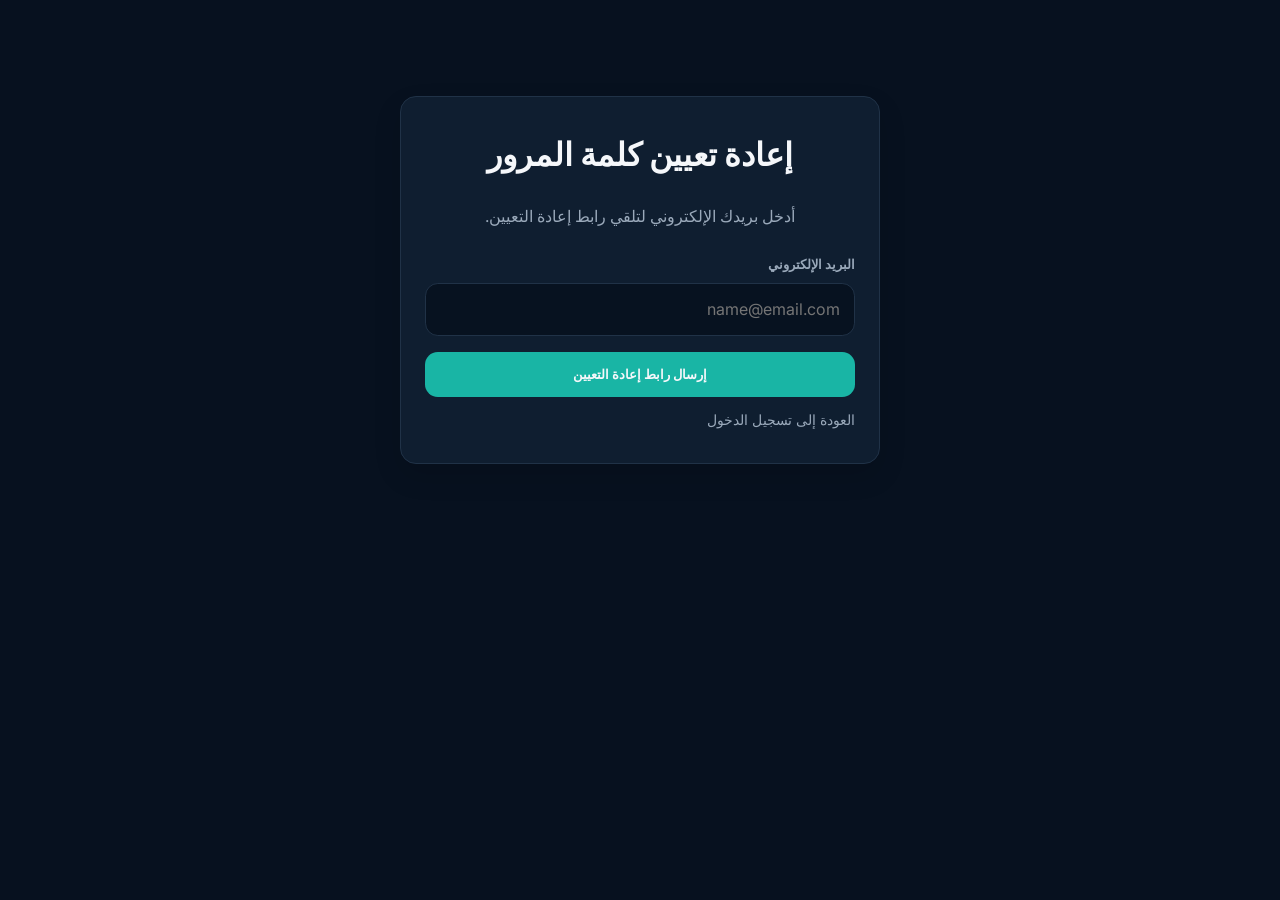
<file: pages/auth/forget-password.html>
<!DOCTYPE html>
<html lang="ar" dir="rtl">
<head>
  <meta charset="UTF-8">
  <meta name="viewport" content="width=device-width, initial-scale=1.0">
  <title>إعادة تعيين كلمة المرور | MDL — مكتبة بيانات وادي الرافدين</title>
  <link rel="preconnect" href="https://fonts.googleapis.com">
  <link rel="preconnect" href="https://fonts.gstatic.com" crossorigin>
  <link href="https://fonts.googleapis.com/css2?family=IBM+Plex+Sans+Arabic:wght@400;500;600;700&family=Inter:wght@400;500;600;700;800&display=swap" rel="stylesheet">
  <link rel="stylesheet" href="../../src/styles/base.css">
  <link rel="stylesheet" href="../../src/styles/components.css">
  <link rel="stylesheet" href="../../src/styles/pages/auth.css">
  <link rel="stylesheet" href="../../src/styles/responsive.css">
</head>
<body>
  <main class="auth-shell">
    <div class="auth-panel">
      <h1>إعادة تعيين كلمة المرور</h1>
      <p class="auth-panel__meta">أدخل بريدك الإلكتروني لتلقي رابط إعادة التعيين.</p>
      <form class="auth-form">
        <div class="field-group">
          <label for="reset-email">البريد الإلكتروني</label>
          <input id="reset-email" type="email" placeholder="name@email.com" required>
        </div>
        <button class="btn btn--primary" type="submit">إرسال رابط إعادة التعيين</button>
      </form>
      <div class="auth-links">
        <a href="login.html">العودة إلى تسجيل الدخول</a>
      </div>
    </div>
  </main>
  <script src="../../src/scripts/main.js"></script>
</body>
</html>
</file>
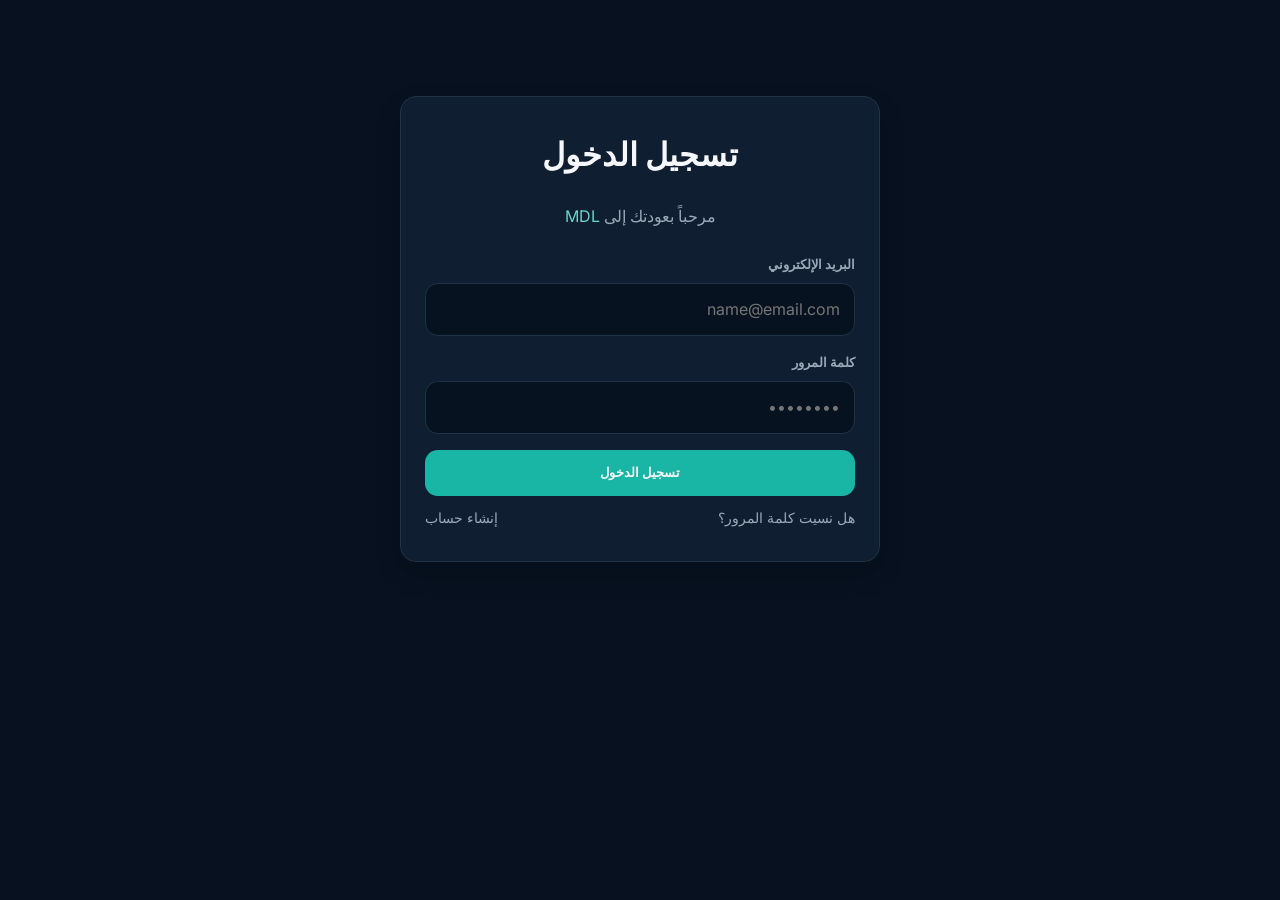
<file: pages/auth/login.html>
<!DOCTYPE html>
<html lang="ar" dir="rtl">
<head>
  <meta charset="UTF-8">
  <meta name="viewport" content="width=device-width, initial-scale=1.0">
  <title>تسجيل الدخول | MDL — مكتبة بيانات وادي الرافدين</title>
  <link rel="preconnect" href="https://fonts.googleapis.com">
  <link rel="preconnect" href="https://fonts.gstatic.com" crossorigin>
  <link href="https://fonts.googleapis.com/css2?family=IBM+Plex+Sans+Arabic:wght@400;500;600;700&family=Inter:wght@400;500;600;700;800&display=swap" rel="stylesheet">
  <link rel="stylesheet" href="../../src/styles/base.css">
  <link rel="stylesheet" href="../../src/styles/components.css">
  <link rel="stylesheet" href="../../src/styles/pages/auth.css">
  <link rel="stylesheet" href="../../src/styles/responsive.css">
</head>
<body>
  <main class="auth-shell">
    <div class="auth-panel">
      <h1>تسجيل الدخول</h1>
      <p class="auth-panel__meta">مرحباً بعودتك إلى <a href="../../index.html">MDL</a></p>
      <form class="auth-form">
        <div class="field-group">
          <label for="login-email">البريد الإلكتروني</label>
          <input id="login-email" type="email" placeholder="name@email.com" required>
        </div>
        <div class="field-group">
          <label for="login-password">كلمة المرور</label>
          <input id="login-password" type="password" placeholder="••••••••" required>
        </div>
        <button class="btn btn--primary" type="submit">تسجيل الدخول</button>
      </form>
      <div class="auth-links">
        <a href="forget-password.html">هل نسيت كلمة المرور؟</a>
        <a href="signup.html">إنشاء حساب</a>
      </div>
    </div>
  </main>
  <script src="../../src/scripts/main.js"></script>
</body>
</html>
</file>
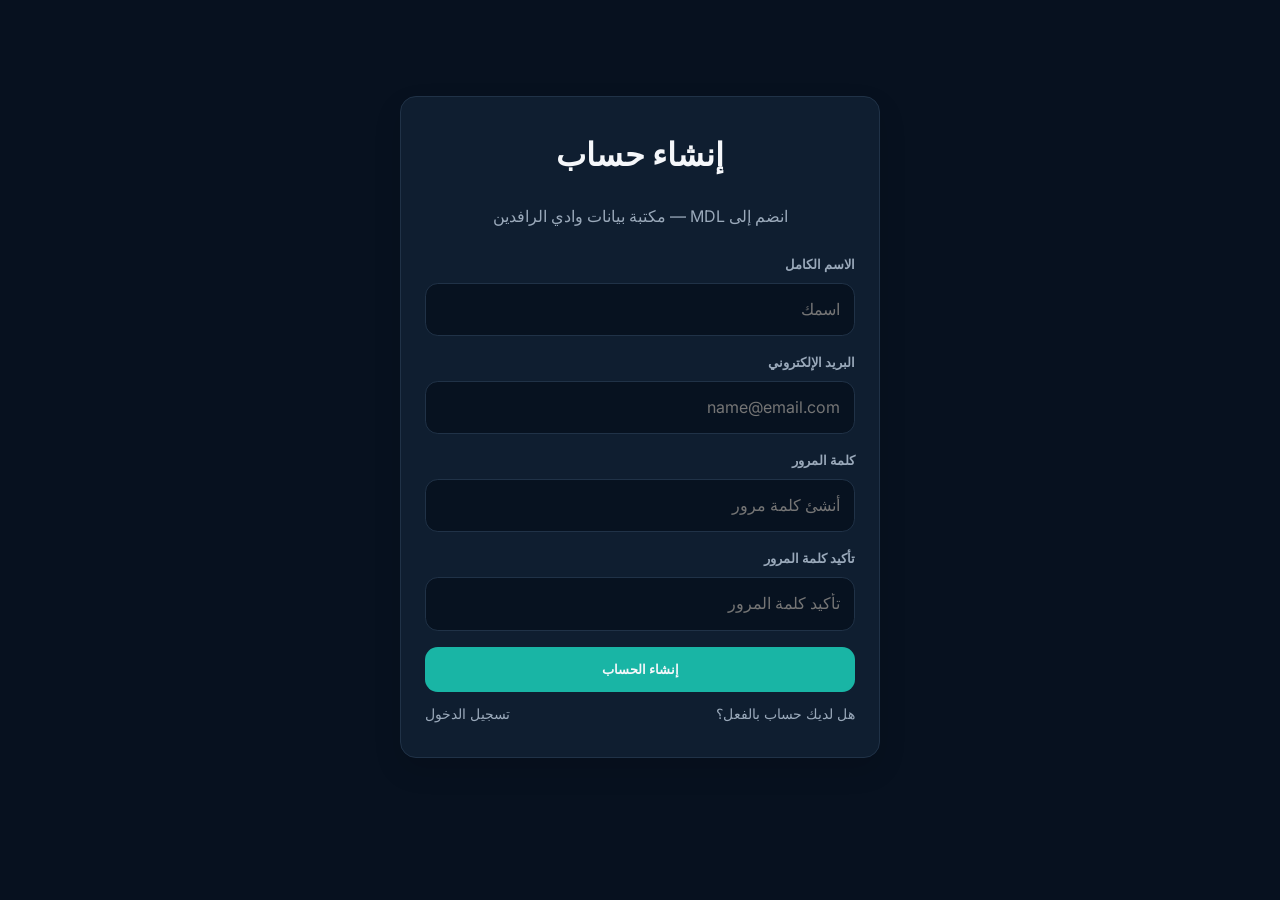
<file: pages/auth/signup.html>
<!DOCTYPE html>
<html lang="ar" dir="rtl">
<head>
  <meta charset="UTF-8">
  <meta name="viewport" content="width=device-width, initial-scale=1.0">
  <title>إنشاء حساب | MDL — مكتبة بيانات وادي الرافدين</title>
  <link rel="preconnect" href="https://fonts.googleapis.com">
  <link rel="preconnect" href="https://fonts.gstatic.com" crossorigin>
  <link href="https://fonts.googleapis.com/css2?family=IBM+Plex+Sans+Arabic:wght@400;500;600;700&family=Inter:wght@400;500;600;700;800&display=swap" rel="stylesheet">
  <link rel="stylesheet" href="../../src/styles/base.css">
  <link rel="stylesheet" href="../../src/styles/components.css">
  <link rel="stylesheet" href="../../src/styles/pages/auth.css">
  <link rel="stylesheet" href="../../src/styles/responsive.css">
</head>
<body>
  <main class="auth-shell">
    <div class="auth-panel">
      <h1>إنشاء حساب</h1>
      <p class="auth-panel__meta">انضم إلى MDL — مكتبة بيانات وادي الرافدين</p>
      <form class="auth-form">
        <div class="field-group">
          <label for="signup-name">الاسم الكامل</label>
          <input id="signup-name" type="text" placeholder="اسمك" required>
        </div>
        <div class="field-group">
          <label for="signup-email">البريد الإلكتروني</label>
          <input id="signup-email" type="email" placeholder="name@email.com" required>
        </div>
        <div class="field-group">
          <label for="signup-password">كلمة المرور</label>
          <input id="signup-password" type="password" placeholder="أنشئ كلمة مرور" required>
        </div>
        <div class="field-group">
          <label for="signup-confirm">تأكيد كلمة المرور</label>
          <input id="signup-confirm" type="password" placeholder="تأكيد كلمة المرور" required>
        </div>
        <button class="btn btn--primary" type="submit">إنشاء الحساب</button>
      </form>
      <div class="auth-links">
        <span>هل لديك حساب بالفعل؟</span>
        <a href="login.html">تسجيل الدخول</a>
      </div>
    </div>
  </main>
  <script src="../../src/scripts/main.js"></script>
</body>
</html>
</file>
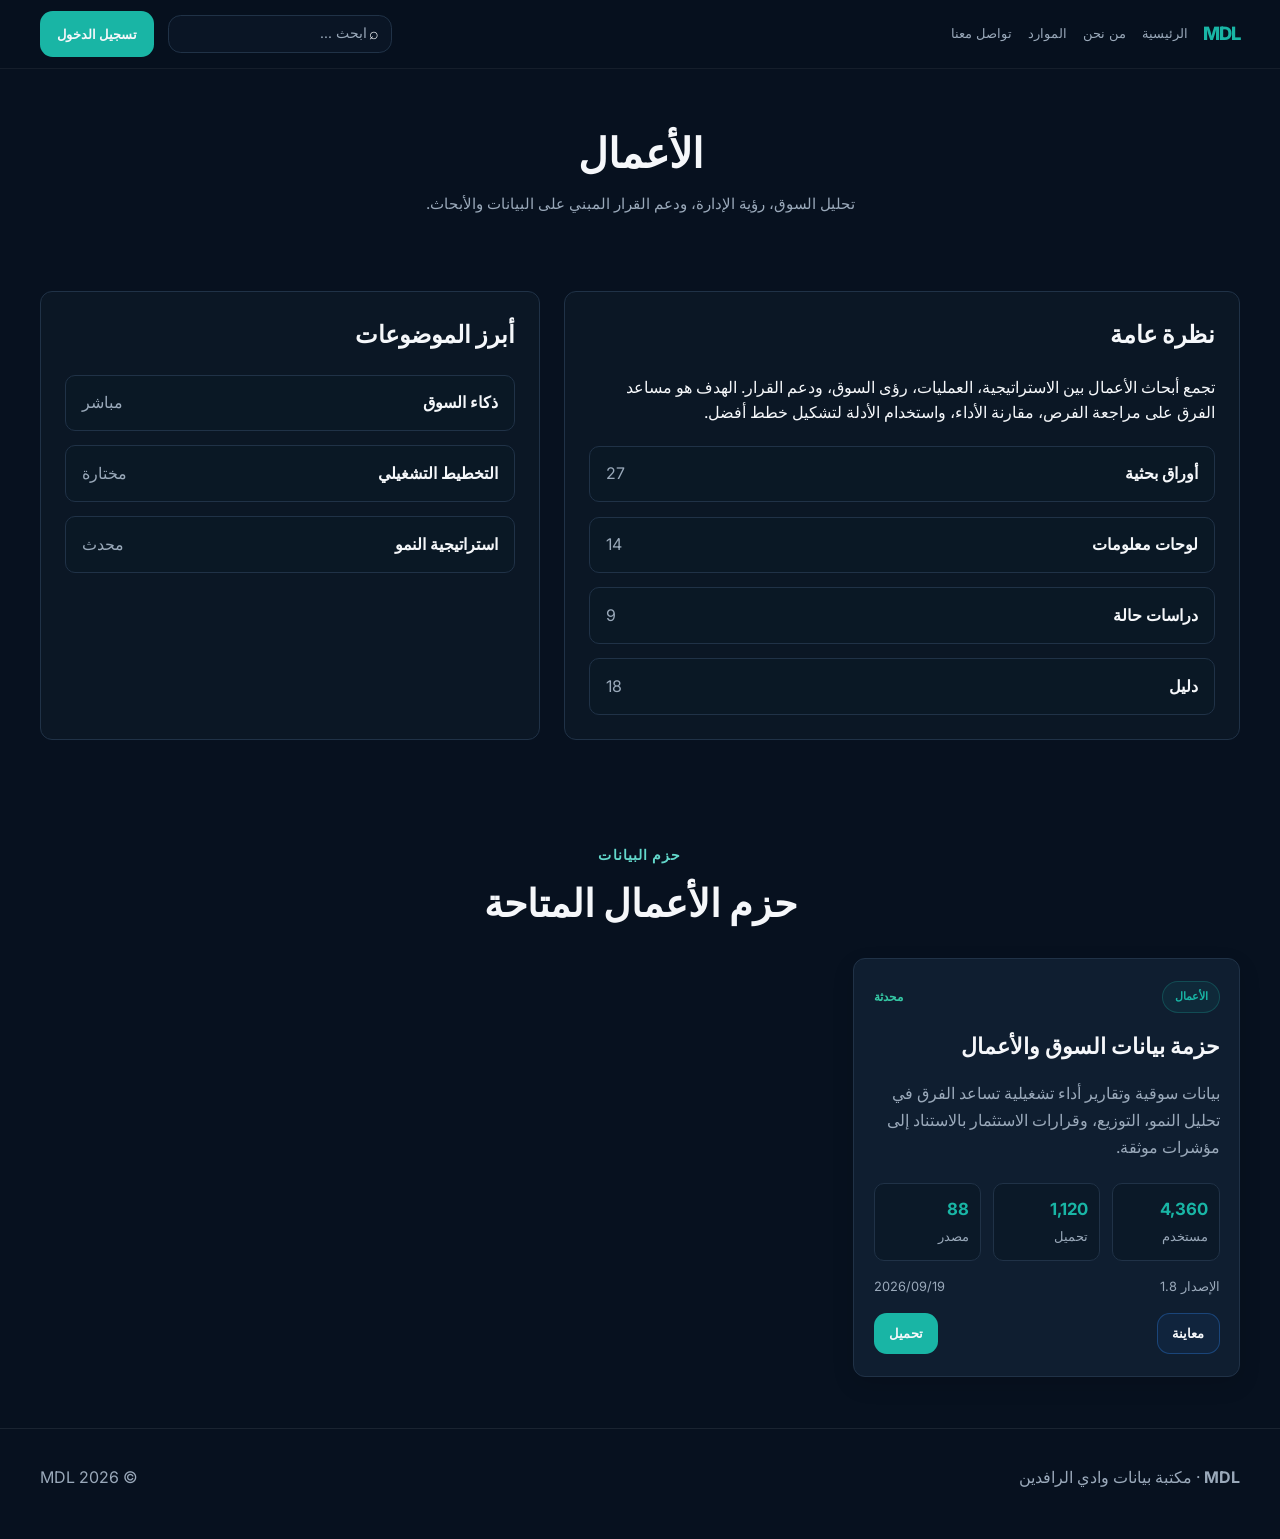
<file: pages/fields/business.html>
<!DOCTYPE html>
<html lang="ar" dir="rtl">
<head>
  <meta charset="UTF-8">
  <meta name="viewport" content="width=device-width, initial-scale=1.0">
  <title>الأعمال | MDL — مكتبة بيانات وادي الرافدين</title>
  <link rel="preconnect" href="https://fonts.googleapis.com">
  <link rel="preconnect" href="https://fonts.gstatic.com" crossorigin>
  <link href="https://fonts.googleapis.com/css2?family=IBM+Plex+Sans+Arabic:wght@400;500;600;700&family=Inter:wght@400;500;600;700;800&display=swap" rel="stylesheet">
  <link rel="stylesheet" href="../../src/styles/base.css">
  <link rel="stylesheet" href="../../src/styles/components.css">
  <link rel="stylesheet" href="../../src/styles/responsive.css">
</head>
<body>
  <header class="site-header">
    <div class="page-shell header-inner">
      <a href="../../index.html" class="brand" aria-label="MDL — مكتبة بيانات وادي الرافدين، العودة للصفحة الرئيسية">MDL</a>
      <nav class="site-nav" aria-label="التنقل الرئيسي">
        <a href="../../index.html">الرئيسية</a>
        <a href="../about.html">من نحن</a>
        <a href="../resources.html">الموارد</a>
        <a href="../contact.html">تواصل معنا</a>
      </nav>
      <label class="site-search" aria-label="البحث">
        <span aria-hidden="true">⌕</span>
        <input type="search" placeholder="ابحث ...">
      </label>
      <a href="../auth/login.html" class="btn btn--primary">تسجيل الدخول</a>
    </div>
  </header>

  <main>
    <section class="page-header">
      <div class="page-shell page-header__content">
        <h1>الأعمال</h1>
        <p>تحليل السوق، رؤية الإدارة، ودعم القرار المبني على البيانات والأبحاث.</p>
      </div>
    </section>

    <section class="section">
      <div class="page-shell page-layout">
        <article class="detail-panel">
          <h2>نظرة عامة</h2>
          <p>تجمع أبحاث الأعمال بين الاستراتيجية، العمليات، رؤى السوق، ودعم القرار. الهدف هو مساعد الفرق على مراجعة الفرص، مقارنة الأداء، واستخدام الأدلة لتشكيل خطط أفضل.</p>
          <div class="detail-list">
            <div class="detail-item"><strong>أوراق بحثية</strong><span>27</span></div>
            <div class="detail-item"><strong>لوحات معلومات</strong><span>14</span></div>
            <div class="detail-item"><strong>دراسات حالة</strong><span>9</span></div>
            <div class="detail-item"><strong>دليل</strong><span>18</span></div>
          </div>
        </article>

        <aside class="side-panel">
          <h2>أبرز الموضوعات</h2>
          <ul class="detail-list detail-list--plain">
            <li class="detail-item"><strong>ذكاء السوق</strong><span>مباشر</span></li>
            <li class="detail-item"><strong>التخطيط التشغيلي</strong><span>مختارة</span></li>
            <li class="detail-item"><strong>استراتيجية النمو</strong><span>محدث</span></li>
          </ul>
        </aside>
      </div>
    </section>

    <section class="section">
      <div class="page-shell">
        <div class="section-heading">
          <span class="eyebrow">حزم البيانات</span>
          <h2>حزم الأعمال المتاحة</h2>
        </div>
        <div class="dataset-list" data-field-datasets></div>
      </div>
    </section>
  </main>

  <footer class="page-footer">
    <div class="page-shell page-footer__inner">
      <div><strong>MDL</strong> · مكتبة بيانات وادي الرافدين</div>
      <div>© 2026 MDL</div>
    </div>
  </footer>

  <script src="../../src/scripts/main.js"></script>
</body>
</html>
</file>
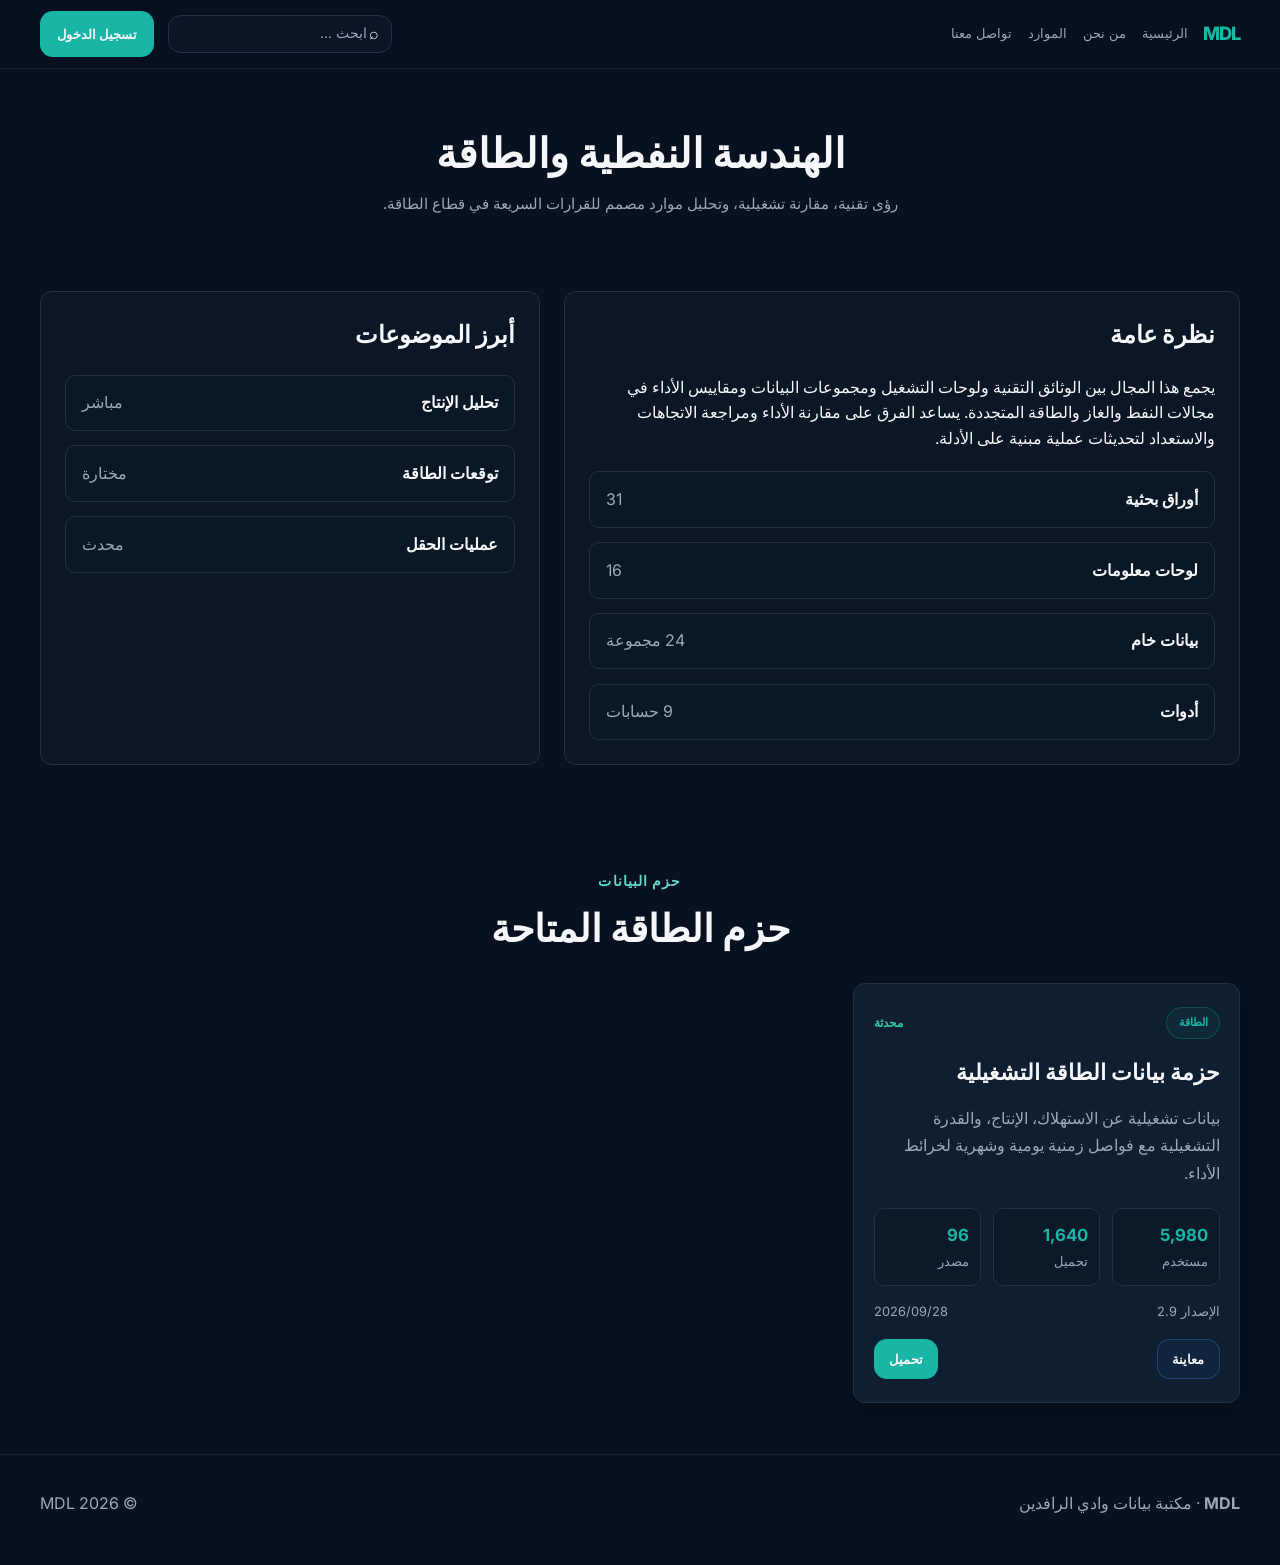
<file: pages/fields/energy.html>
<!DOCTYPE html>
<html lang="ar" dir="rtl">
<head>
  <meta charset="UTF-8">
  <meta name="viewport" content="width=device-width, initial-scale=1.0">
  <title>الهندسة النفطية والطاقة | MDL — مكتبة بيانات وادي الرافدين</title>
  <link rel="preconnect" href="https://fonts.googleapis.com">
  <link rel="preconnect" href="https://fonts.gstatic.com" crossorigin>
  <link href="https://fonts.googleapis.com/css2?family=IBM+Plex+Sans+Arabic:wght@400;500;600;700&family=Inter:wght@400;500;600;700;800&display=swap" rel="stylesheet">
  <link rel="stylesheet" href="../../src/styles/base.css">
  <link rel="stylesheet" href="../../src/styles/components.css">
  <link rel="stylesheet" href="../../src/styles/responsive.css">
</head>
<body>
  <header class="site-header">
    <div class="page-shell header-inner">
      <a href="../../index.html" class="brand" aria-label="MDL — مكتبة بيانات وادي الرافدين، العودة للصفحة الرئيسية">MDL</a>
      <nav class="site-nav" aria-label="التنقل الرئيسي">
        <a href="../../index.html">الرئيسية</a>
        <a href="../about.html">من نحن</a>
        <a href="../resources.html">الموارد</a>
        <a href="../contact.html">تواصل معنا</a>
      </nav>
      <label class="site-search" aria-label="البحث">
        <span aria-hidden="true">⌕</span>
        <input type="search" placeholder="ابحث ...">
      </label>
      <a href="../auth/login.html" class="btn btn--primary">تسجيل الدخول</a>
    </div>
  </header>

  <main>
    <section class="page-header">
      <div class="page-shell page-header__content">
        <h1>الهندسة النفطية والطاقة</h1>
        <p>رؤى تقنية، مقارنة تشغيلية، وتحليل موارد مصمم للقرارات السريعة في قطاع الطاقة.</p>
      </div>
    </section>

    <section class="section">
      <div class="page-shell page-layout">
        <article class="detail-panel">
          <h2>نظرة عامة</h2>
          <p>يجمع هذا المجال بين الوثائق التقنية ولوحات التشغيل ومجموعات البيانات ومقاييس الأداء في مجالات النفط والغاز والطاقة المتجددة. يساعد الفرق على مقارنة الأداء ومراجعة الاتجاهات والاستعداد لتحديثات عملية مبنية على الأدلة.</p>
          <div class="detail-list">
            <div class="detail-item"><strong>أوراق بحثية</strong><span>31</span></div>
            <div class="detail-item"><strong>لوحات معلومات</strong><span>16</span></div>
            <div class="detail-item"><strong>بيانات خام</strong><span>24 مجموعة</span></div>
            <div class="detail-item"><strong>أدوات</strong><span>9 حسابات</span></div>
          </div>
        </article>

        <aside class="side-panel">
          <h2>أبرز الموضوعات</h2>
          <ul class="detail-list detail-list--plain">
            <li class="detail-item"><strong>تحليل الإنتاج</strong><span>مباشر</span></li>
            <li class="detail-item"><strong>توقعات الطاقة</strong><span>مختارة</span></li>
            <li class="detail-item"><strong>عمليات الحقل</strong><span>محدث</span></li>
          </ul>
        </aside>
      </div>
    </section>

    <section class="section">
      <div class="page-shell">
        <div class="section-heading">
          <span class="eyebrow">حزم البيانات</span>
          <h2>حزم الطاقة المتاحة</h2>
        </div>
        <div class="dataset-list" data-field-datasets></div>
      </div>
    </section>
  </main>

  <footer class="page-footer">
    <div class="page-shell page-footer__inner">
      <div><strong>MDL</strong> · مكتبة بيانات وادي الرافدين</div>
      <div>© 2026 MDL</div>
    </div>
  </footer>

  <script src="../../src/scripts/main.js"></script>
</body>
</html>
</file>
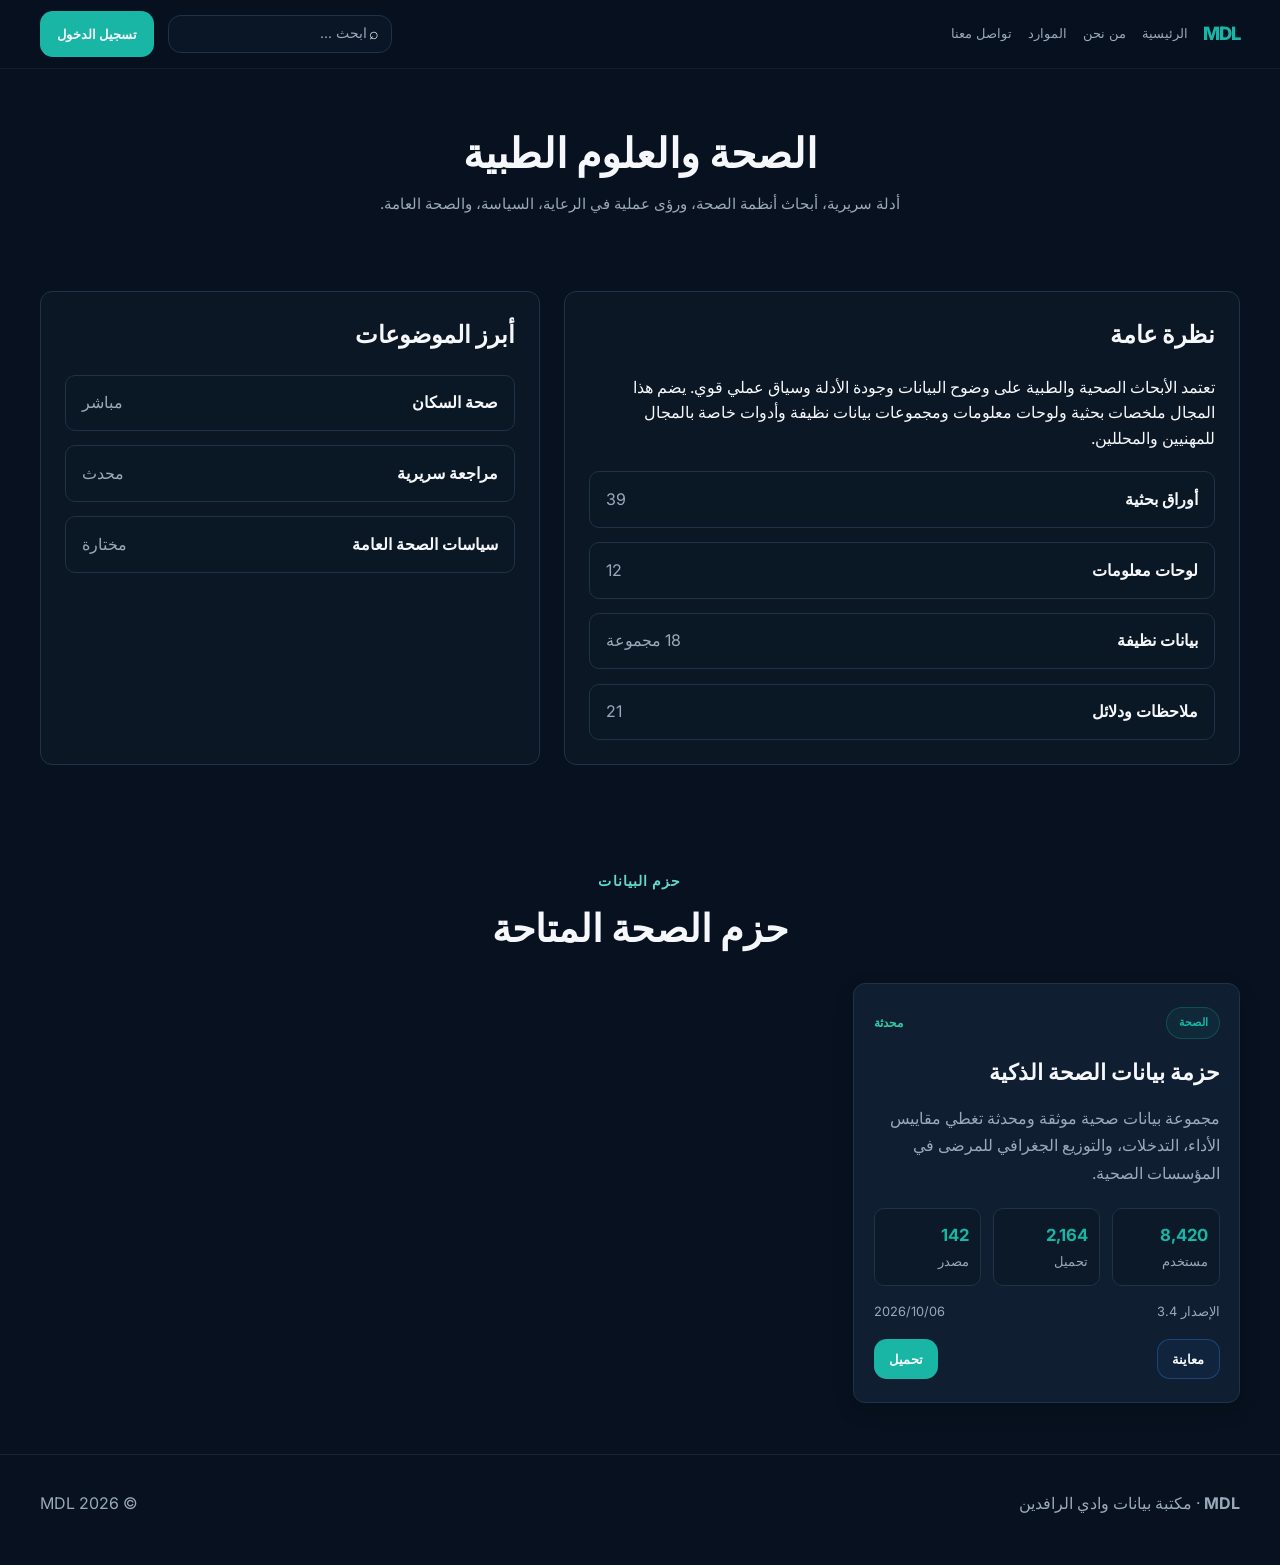
<file: pages/fields/health.html>
<!DOCTYPE html>
<html lang="ar" dir="rtl">
<head>
  <meta charset="UTF-8">
  <meta name="viewport" content="width=device-width, initial-scale=1.0">
  <title>الصحة والعلوم الطبية | MDL — مكتبة بيانات وادي الرافدين</title>
  <link rel="preconnect" href="https://fonts.googleapis.com">
  <link rel="preconnect" href="https://fonts.gstatic.com" crossorigin>
  <link href="https://fonts.googleapis.com/css2?family=IBM+Plex+Sans+Arabic:wght@400;500;600;700&family=Inter:wght@400;500;600;700;800&display=swap" rel="stylesheet">
  <link rel="stylesheet" href="../../src/styles/base.css">
  <link rel="stylesheet" href="../../src/styles/components.css">
  <link rel="stylesheet" href="../../src/styles/responsive.css">
</head>
<body>
  <header class="site-header">
    <div class="page-shell header-inner">
      <a href="../../index.html" class="brand" aria-label="MDL — مكتبة بيانات وادي الرافدين، العودة للصفحة الرئيسية">MDL</a>
      <nav class="site-nav" aria-label="التنقل الرئيسي">
        <a href="../../index.html">الرئيسية</a>
        <a href="../about.html">من نحن</a>
        <a href="../resources.html">الموارد</a>
        <a href="../contact.html">تواصل معنا</a>
      </nav>
      <label class="site-search" aria-label="البحث">
        <span aria-hidden="true">⌕</span>
        <input type="search" placeholder="ابحث ...">
      </label>
      <a href="../auth/login.html" class="btn btn--primary">تسجيل الدخول</a>
    </div>
  </header>

  <main>
    <section class="page-header">
      <div class="page-shell page-header__content">
        <h1>الصحة والعلوم الطبية</h1>
        <p>أدلة سريرية، أبحاث أنظمة الصحة، ورؤى عملية في الرعاية، السياسة، والصحة العامة.</p>
      </div>
    </section>

    <section class="section">
      <div class="page-shell page-layout">
        <article class="detail-panel">
          <h2>نظرة عامة</h2>
          <p>تعتمد الأبحاث الصحية والطبية على وضوح البيانات وجودة الأدلة وسياق عملي قوي. يضم هذا المجال ملخصات بحثية ولوحات معلومات ومجموعات بيانات نظيفة وأدوات خاصة بالمجال للمهنيين والمحللين.</p>
          <div class="detail-list">
            <div class="detail-item"><strong>أوراق بحثية</strong><span>39</span></div>
            <div class="detail-item"><strong>لوحات معلومات</strong><span>12</span></div>
            <div class="detail-item"><strong>بيانات نظيفة</strong><span>18 مجموعة</span></div>
            <div class="detail-item"><strong>ملاحظات ودلائل</strong><span>21</span></div>
          </div>
        </article>

        <aside class="side-panel">
          <h2>أبرز الموضوعات</h2>
          <ul class="detail-list detail-list--plain">
            <li class="detail-item"><strong>صحة السكان</strong><span>مباشر</span></li>
            <li class="detail-item"><strong>مراجعة سريرية</strong><span>محدث</span></li>
            <li class="detail-item"><strong>سياسات الصحة العامة</strong><span>مختارة</span></li>
          </ul>
        </aside>
      </div>
    </section>

    <section class="section">
      <div class="page-shell">
        <div class="section-heading">
          <span class="eyebrow">حزم البيانات</span>
          <h2>حزم الصحة المتاحة</h2>
        </div>
        <div class="dataset-list" data-field-datasets></div>
      </div>
    </section>
  </main>

  <footer class="page-footer">
    <div class="page-shell page-footer__inner">
      <div><strong>MDL</strong> · مكتبة بيانات وادي الرافدين</div>
      <div>© 2026 MDL</div>
    </div>
  </footer>

  <script src="../../src/scripts/main.js"></script>
</body>
</html>
</file>
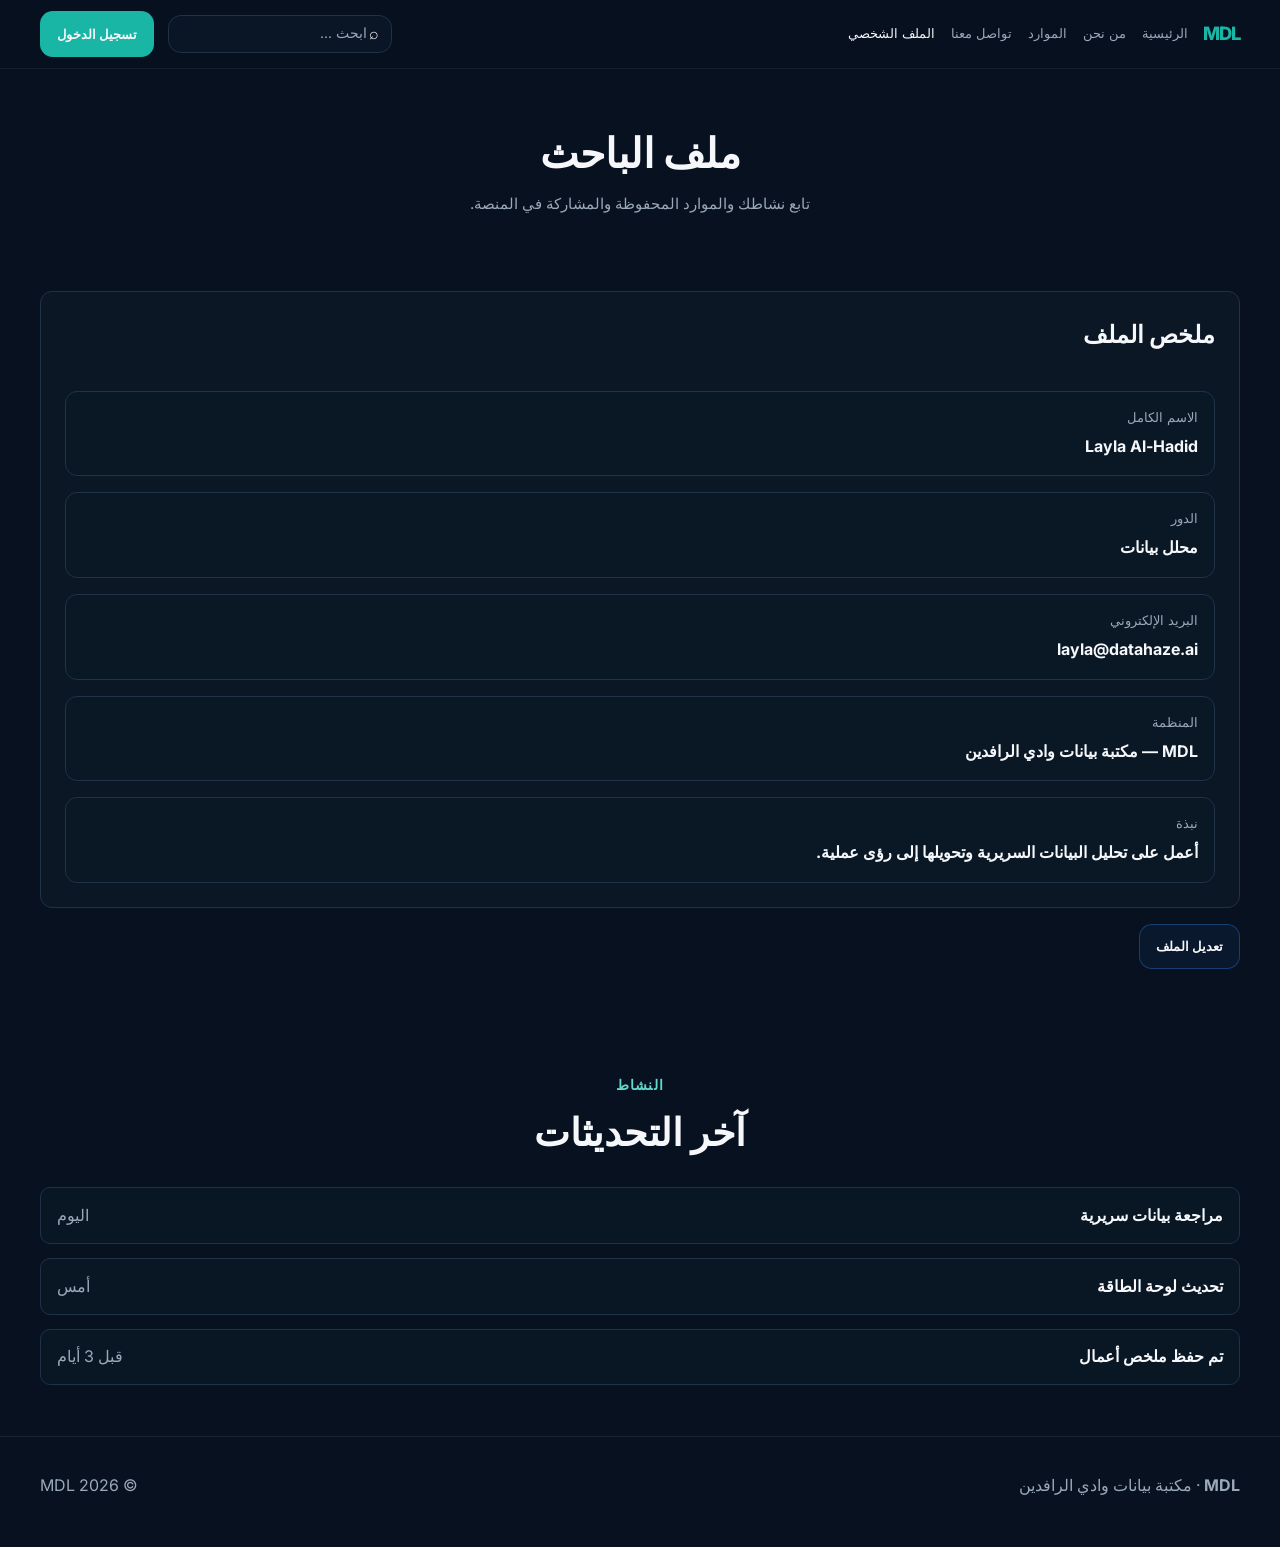
<file: pages/profile/profile.html>
<!DOCTYPE html>
<html lang="ar" dir="rtl">
<head>
  <meta charset="UTF-8">
  <meta name="viewport" content="width=device-width, initial-scale=1.0">
  <title>الملف الشخصي | MDL — مكتبة بيانات وادي الرافدين</title>
  <link rel="preconnect" href="https://fonts.googleapis.com">
  <link rel="preconnect" href="https://fonts.gstatic.com" crossorigin>
  <link href="https://fonts.googleapis.com/css2?family=IBM+Plex+Sans+Arabic:wght@400;500;600;700&family=Inter:wght@400;500;600;700;800&display=swap" rel="stylesheet">
  <link rel="stylesheet" href="../../src/styles/base.css">
  <link rel="stylesheet" href="../../src/styles/components.css">
  <link rel="stylesheet" href="../../src/styles/responsive.css">
</head>
<body>
  <header class="site-header">
    <div class="page-shell header-inner">
      <a href="../../index.html" class="brand" aria-label="MDL — مكتبة بيانات وادي الرافدين، العودة للصفحة الرئيسية">MDL</a>
      <nav class="site-nav" aria-label="التنقل الرئيسي">
        <a href="../../index.html">الرئيسية</a>
        <a href="../about.html">من نحن</a>
        <a href="../resources.html">الموارد</a>
        <a href="../contact.html">تواصل معنا</a>
        <a href="profile.html" class="is-active">الملف الشخصي</a>
      </nav>
      <label class="site-search" aria-label="البحث">
        <span aria-hidden="true">⌕</span>
        <input type="search" placeholder="ابحث ...">
      </label>
      <a href="../auth/login.html" class="btn btn--primary">تسجيل الدخول</a>
    </div>
  </header>

  <main>
    <section class="page-header">
      <div class="page-shell page-header__content">
        <h1>ملف الباحث</h1>
        <p>تابع نشاطك والموارد المحفوظة والمشاركة في المنصة.</p>
      </div>
    </section>

    <section class="section">
      <div class="page-shell profile-layout">
        <div class="profile-sidebar">
          <aside class="side-panel profile-summary">
            <h2>ملخص الملف</h2>
            <div class="profile-summary__item">
              <label>الاسم الكامل</label>
              <strong id="profileNameValue">Layla Al-Hadid</strong>
            </div>
            <div class="profile-summary__item">
              <label>الدور</label>
              <strong id="profileRoleValue">محلل بيانات</strong>
            </div>
            <div class="profile-summary__item">
              <label>البريد الإلكتروني</label>
              <strong id="profileEmailValue">layla@datahaze.ai</strong>
            </div>
            <div class="profile-summary__item">
              <label>المنظمة</label>
              <strong id="profileOrgValue">MDL — مكتبة بيانات وادي الرافدين</strong>
            </div>
            <div class="profile-summary__item">
              <label>نبذة</label>
              <strong id="profileBioValue">أعمل على تحليل البيانات السريرية وتحويلها إلى رؤى عملية.</strong>
            </div>
          </aside>

          <div class="profile-edit-trigger">
            <button id="toggleProfileEdit" class="btn btn--secondary" type="button">تعديل الملف</button>
          </div>
        </div>

        <article class="detail-panel" id="profileEditorPanel" hidden>
          <h2>تحديث الملف الشخصي</h2>
          <form id="profileForm" class="profile-form">
            <div class="form-grid">
              <div class="profile-field">
                <label for="profile-name">الاسم الكامل</label>
                <input id="profile-name" name="name" type="text" value="Layla Al-Hadid">
              </div>
              <div class="profile-field">
                <label for="profile-role">الدور</label>
                <input id="profile-role" name="role" type="text" value="محلل بيانات">
              </div>
            </div>

            <div class="form-grid">
              <div class="profile-field">
                <label for="profile-email">البريد الإلكتروني</label>
                <input id="profile-email" name="email" type="email" value="layla@datahaze.ai">
              </div>
              <div class="profile-field">
                <label for="profile-organization">المنظمة</label>
                <input id="profile-organization" name="organization" type="text" value="MDL — مكتبة بيانات وادي الرافدين">
              </div>
            </div>

            <div class="profile-field">
              <label for="profile-bio">نبذة</label>
              <textarea id="profile-bio" name="bio">أعمل على تحليل البيانات السريرية وتحويلها إلى رؤى عملية.</textarea>
            </div>

            <div class="profile-actions">
              <button id="saveProfileBtn" class="btn btn--primary" type="submit">حفظ التغييرات</button>
            </div>

            <div id="profileStatus" class="profile-status" hidden></div>
          </form>
        </article>

      </div>
    </section>

    <section class="section">
      <div class="page-shell">
        <div class="section-heading">
          <span class="eyebrow">النشاط</span>
          <h2>آخر التحديثات</h2>
        </div>

        <div class="detail-list">
          <div class="detail-item"><strong>مراجعة بيانات سريرية</strong><span>اليوم</span></div>
          <div class="detail-item"><strong>تحديث لوحة الطاقة</strong><span>أمس</span></div>
          <div class="detail-item"><strong>تم حفظ ملخص أعمال</strong><span>قبل 3 أيام</span></div>
        </div>
      </div>
    </section>
  </main>

  <footer class="page-footer">
    <div class="page-shell page-footer__inner">
      <div><strong>MDL</strong> · مكتبة بيانات وادي الرافدين</div>
      <div>© 2026 MDL</div>
    </div>
  </footer>
  <script src="../../src/scripts/main.js"></script>
</body>
</html>
</file>
<file: src/styles/base.css>
@import url("variables.css");

* {
  box-sizing: border-box;
}

html {
  scroll-behavior: smooth;
}

body {
  margin: 0;
  min-width: 320px;
  min-height: 100vh;
  background: var(--color-bg);
  color: var(--color-text-primary);
  font-family: var(--font-family-base);
  line-height: var(--line-height-base);
}

img {
  max-width: 100%;
  display: block;
}

a {
  color: inherit;
  text-decoration: none;
}

button,
input,
select,
textarea {
  font: inherit;
}

button {
  cursor: pointer;
}

h1,
h2,
h3,
h4,
p {
  margin-top: 0;
}

::selection {
  background: rgba(25, 181, 165, 0.28);
}

.page-shell {
  width: min(1200px, calc(100% - 32px));
  margin: 0 auto;
}

.section {
  padding: 3.2rem 0;
}

.section-heading {
  max-width: 700px;
  margin: 0 auto 2rem;
  text-align: center;
}

.section-heading h2 {
  margin: 0.75rem 0 0.5rem;
  font-size: clamp(2rem, 3vw, 2.75rem);
  line-height: 1.2;
}

.section-heading p {
  margin: 0;
  color: var(--color-text-secondary);
}

.eyebrow {
  color: var(--color-accent);
  font-size: 0.85rem;
  font-weight: 700;
  letter-spacing: 0.08em;
  text-transform: uppercase;
}

.chip {
  display: inline-flex;
  align-items: center;
  justify-content: center;
  min-height: 2rem;
  padding: 0.25rem 0.7rem;
  border-radius: 999px;
  background: rgba(25, 181, 165, 0.08);
  border: 1px solid rgba(25, 181, 165, 0.25);
  color: var(--color-primary);
  font-size: 0.7rem;
  font-weight: 700;
}

.empty-state {
  padding: 2rem 1.25rem;
  border: 1px solid var(--color-border);
  border-radius: 12px;
  background: rgba(18, 34, 53, 0.6);
  text-align: center;
  color: var(--color-text-secondary);
}

.form-success {
  display: flex;
  align-items: center;
  gap: 0.75rem;
  padding: 0.9rem 1rem;
  border: 1px solid rgba(53, 198, 163, 0.35);
  border-radius: 12px;
  background: rgba(53, 198, 163, 0.08);
  color: var(--color-text-primary);
}

.form-success[hidden] {
  display: none;
}

.form-success__icon {
  display: inline-flex;
  align-items: center;
  justify-content: center;
  width: 2rem;
  height: 2rem;
  border-radius: 50%;
  background: rgba(53, 198, 163, 0.18);
  color: var(--color-success);
  font-weight: 700;
}

.toast {
  position: fixed;
  right: 1.25rem;
  bottom: 1.25rem;
  z-index: 100;
  max-width: min(22rem, calc(100vw - 2rem));
  padding: 0.8rem 1rem;
  border: 1px solid rgba(25, 181, 165, 0.35);
  border-radius: 0.8rem;
  background: rgba(13, 25, 40, 0.96);
  box-shadow: 0 14px 30px rgba(0, 0, 0, 0.3);
  color: var(--color-text-primary);
  opacity: 0;
  pointer-events: none;
  transform: translateY(10px);
  transition: opacity 0.2s ease, transform 0.2s ease;
}

.toast.is-visible {
  opacity: 1;
  transform: translateY(0);
}
</file>
<file: src/styles/components.css>
.site-header {
  position: sticky;
  top: 0;
  z-index: 20;
  border-bottom: 1px solid rgba(255, 255, 255, 0.06);
  background: rgba(7, 17, 31, 0.8);
  backdrop-filter: blur(12px);
}

.header-inner {
  display: flex;
  align-items: center;
  justify-content: space-between;
  gap: 0.9rem;
  min-height: 4.25rem;
}

.brand {
  display: inline-flex;
  align-items: center;
  direction: ltr;
  font-size: clamp(1.15rem, 1.4vw, 1.45rem);
  font-weight: 800;
  letter-spacing: -0.05em;
  color: var(--color-primary);
}

.site-nav {
  display: flex;
  align-items: center;
  gap: 1rem;
  margin-left: auto;
}

.site-nav a {
  color: var(--color-text-secondary);
  font-size: 0.83rem;
  transition: color 0.2s ease;
}

.site-nav a:hover,
.site-nav a.is-active {
  color: var(--color-text-primary);
}

.site-search {
  display: flex;
  align-items: center;
  width: min(14rem, 100%);
  min-height: 2.4rem;
  padding: 0 0.8rem;
  border: 1px solid var(--color-border);
  border-radius: 0.8rem;
  background: rgba(13, 25, 40, 0.75);
}

.site-search input {
  width: 100%;
  border: 0;
  background: transparent;
  color: var(--color-text-primary);
  font-size: 0.85rem;
}

.site-search input::placeholder {
  color: var(--color-text-secondary);
}

.btn {
  display: inline-flex;
  align-items: center;
  justify-content: center;
  border: 1px solid transparent;
  border-radius: 0.8rem;
  padding: 0.7rem 1rem;
  font-weight: 700;
  font-size: 0.82rem;
  transition: opacity 0.2s ease, transform 0.2s ease;
}

.btn:hover {
  transform: translateY(-1px);
}

.btn--primary {
  background: var(--color-primary);
  color: var(--color-text-primary);
}

.btn--secondary {
  border-color: rgba(40, 120, 215, 0.4);
  background: rgba(40, 120, 215, 0.08);
  color: var(--color-text-primary);
}

.btn--small {
  padding: 0.55rem 0.9rem;
  font-size: 0.82rem;
}

.text-link {
  display: inline-flex;
  align-items: center;
  gap: 0.35rem;
  margin-top: 1rem;
  color: var(--color-accent);
  font-weight: 600;
}

.resource-toolbar {
  display: flex;
  flex-wrap: wrap;
  justify-content: center;
  gap: 0.75rem;
  margin-bottom: 1.5rem;
}

.hero {
  padding: 3.2rem 0 2rem;
}

.hero__inner {
  display: grid;
  grid-template-columns: 1.2fr 0.8fr;
  align-items: center;
  gap: 1.8rem;
}

.hero__content h1 {
  margin: 0.8rem 0 0.9rem;
  font-size: clamp(2.2rem, 4vw, 3.5rem);
  line-height: 1;
  letter-spacing: -0.05em;
}

.hero__content h1 span {
  display: block;
  color: var(--color-primary);
}

.hero__content p {
  max-width: 38rem;
  margin: 0 0 1.5rem;
  color: var(--color-text-secondary);
  font-size: clamp(0.92rem, 1.4vw, 1rem);
}

.hero__actions {
  display: flex;
  flex-wrap: wrap;
  gap: 1rem;
}

.hero__panel {
  padding: 1.5rem;
  border: 1px solid var(--color-border);
  border-radius: 16px;
  background: rgba(18, 34, 53, 0.82);
  box-shadow: 0 12px 28px rgba(0, 0, 0, 0.12);
}

.panel-card {
  padding: 1.1rem 1rem;
  border: 1px solid rgba(25, 181, 165, 0.15);
  border-radius: 12px;
  background: rgba(11, 24, 38, 0.9);
}

.panel-card + .panel-card {
  margin-top: 1rem;
}

.panel-card h3 {
  margin: 0.7rem 0 0.4rem;
  font-size: 1.2rem;
}

.panel-card p {
  margin: 0;
  color: var(--color-text-secondary);
}

.stat-grid {
  display: grid;
  grid-template-columns: repeat(4, minmax(0, 1fr));
  gap: 1.25rem;
  margin-top: 2.5rem;
}

.stat-card {
  padding: 1.5rem 1.1rem;
  border: 1px solid var(--color-border);
  border-radius: 12px;
  background: rgba(13, 25, 40, 0.78);
  text-align: center;
}

.stat-card__icon {
  display: inline-flex;
  align-items: center;
  justify-content: center;
  width: 3rem;
  height: 3rem;
  border-radius: 0.85rem;
  background: rgba(25, 181, 165, 0.12);
  color: var(--color-primary);
  font-size: 1.2rem;
}

.stat-card h3 {
  margin: 1rem 0 0.3rem;
  font-size: clamp(1.4rem, 2vw, 1.8rem);
}

.stat-card p {
  margin: 0;
  color: var(--color-text-secondary);
}

.card-grid {
  display: grid;
  grid-template-columns: repeat(3, minmax(0, 1fr));
  gap: 1.5rem;
}

.field-card,
.resource-card,
.info-card,
.profile-card,
.admin-card {
  background: rgba(18, 34, 53, 0.8);
  border: 1px solid var(--color-border);
  border-radius: 12px;
  box-shadow: 0 8px 22px rgba(0, 0, 0, 0.12);
}

.field-card,
.resource-card {
  padding: 1.4rem 1.2rem;
}

.field-card__dot {
  display: inline-block;
  width: 0.85rem;
  height: 0.85rem;
  border-radius: 50%;
}

.field-card h3,
.resource-card h3 {
  margin: 0.9rem 0 0.5rem;
  font-size: 1.35rem;
}

.field-card p,
.resource-card p,
.info-card p,
.profile-card p,
.admin-card p {
  margin: 0;
  color: var(--color-text-secondary);
}

.resource-card__top,
.resource-card__actions {
  display: flex;
  align-items: center;
  justify-content: space-between;
  gap: 0.75rem;
}

.resource-card__type {
  color: var(--color-accent);
  font-size: 0.78rem;
  font-weight: 700;
  letter-spacing: 0.08em;
  text-transform: uppercase;
}

.resource-card__actions {
  margin-top: 1.2rem;
}

.page-header {
  padding: clamp(2rem, 5vw, 3rem) 0 1.5rem;
}

.page-header__content {
  text-align: center;
}

.page-header__content h1 {
  margin: 0.9rem 0;
  font-size: clamp(2rem, 3.2vw, 3rem);
  line-height: 1.12;
}

.page-header__content p {
  max-width: 50rem;
  margin: 0 auto;
  color: var(--color-text-secondary);
  font-size: 0.96rem;
}

.page-layout {
  display: grid;
  grid-template-columns: 1.15fr 0.85fr;
  gap: 1.5rem;
}

.detail-panel,
.side-panel {
  padding: 1.5rem;
  border: 1px solid var(--color-border);
  border-radius: 12px;
  background: rgba(13, 25, 40, 0.72);
}

.detail-panel h2,
.side-panel h2 {
  margin-top: 0;
}

.detail-list {
  display: grid;
  gap: 0.9rem;
  margin-top: 1.25rem;
}

.detail-list--plain {
  list-style: none;
  padding: 0;
  margin: 0;
}

.admin-card--compact {
  padding: 1.5rem;
}

.detail-item {
  display: flex;
  justify-content: space-between;
  gap: 1rem;
  padding: 0.9rem 1rem;
  border: 1px solid var(--color-border);
  border-radius: 10px;
  background: rgba(11, 24, 38, 0.8);
}

.detail-item strong {
  color: var(--color-text-primary);
}

.detail-item span {
  color: var(--color-text-secondary);
}

.dataset-list {
  display: grid;
  grid-template-columns: repeat(3, minmax(0, 1fr));
  gap: 1.25rem;
}

.dataset-card {
  display: flex;
  flex-direction: column;
  gap: 1rem;
  padding: 1.4rem 1.2rem;
  border: 1px solid var(--color-border);
  border-radius: 12px;
  background: rgba(18, 34, 53, 0.8);
  box-shadow: 0 8px 22px rgba(0, 0, 0, 0.12);
}

.dataset-card__header,
.dataset-card__meta {
  display: flex;
  align-items: center;
  justify-content: space-between;
  gap: 0.75rem;
}

.dataset-card__status {
  color: var(--color-success);
  font-size: 0.76rem;
  font-weight: 700;
}

.dataset-card h3 {
  margin: 0;
  font-size: 1.35rem;
}

.dataset-card p {
  margin: 0;
  color: var(--color-text-secondary);
  line-height: 1.7;
}

.dataset-card__metrics {
  display: grid;
  grid-template-columns: repeat(3, minmax(0, 1fr));
  gap: 0.75rem;
  padding-top: 0.35rem;
}

.dataset-card__metrics div {
  display: flex;
  flex-direction: column;
  gap: 0.2rem;
  padding: 0.8rem 0.7rem;
  border: 1px solid var(--color-border);
  border-radius: 10px;
  background: rgba(11, 24, 38, 0.8);
}

.dataset-card__metrics strong {
  color: var(--color-primary);
  font-size: 1.05rem;
}

.dataset-card__metrics span,
.dataset-card__meta {
  color: var(--color-text-secondary);
  font-size: 0.8rem;
}

.dataset-card__actions {
  margin-top: auto;
}

.dataset-detail__header {
  display: flex;
  align-items: center;
  justify-content: space-between;
  gap: 1rem;
  margin-bottom: 0.75rem;
}

.dataset-detail__header h2 {
  margin: 0.35rem 0 0;
}

.dataset-detail__stats {
  display: grid;
  grid-template-columns: repeat(3, minmax(0, 1fr));
  gap: 0.75rem;
  margin: 1.25rem 0;
}

.dataset-actions {
  margin-top: 1.25rem;
}

.form-grid {
  display: grid;
  grid-template-columns: repeat(2, minmax(0, 1fr));
  gap: 1rem;
}

.field-group {
  display: flex;
  flex-direction: column;
  gap: 0.5rem;
}

.field-group label {
  color: var(--color-text-secondary);
  font-size: 0.82rem;
  font-weight: 600;
}

.field-group input,
.field-group select,
.field-group textarea {
  width: 100%;
  min-height: 3rem;
  padding: 0.8rem 0.9rem;
  border: 1px solid var(--color-border);
  border-radius: 0.8rem;
  background: rgba(7, 17, 31, 0.9);
  color: var(--color-text-primary);
}

.field-group textarea {
  min-height: 8rem;
  resize: vertical;
}

.auth-panel {
  width: min(100%, 30rem);
  margin: 2rem auto;
  padding: 2rem 1.5rem;
  border: 1px solid var(--color-border);
  border-radius: 16px;
  background: rgba(18, 34, 53, 0.8);
  box-shadow: 0 12px 28px rgba(0, 0, 0, 0.12);
}

.auth-panel h1 {
  margin-bottom: 1.5rem;
  text-align: center;
}

.auth-form {
  display: grid;
  gap: 1rem;
}

.auth-links {
  display: flex;
  justify-content: space-between;
  gap: 1rem;
  margin-top: 0.65rem;
  color: var(--color-text-secondary);
  font-size: 0.9rem;
}

.stats-stack {
  display: grid;
  gap: 0.9rem;
  margin-top: 1rem;
}

.mini-stat {
  display: flex;
  flex-direction: column;
  gap: 0.2rem;
  padding: 1rem;
  border: 1px solid var(--color-border);
  border-radius: 12px;
  background: rgba(11, 24, 38, 0.8);
}

.mini-stat span {
  font-size: 1.4rem;
  font-weight: 700;
  color: var(--color-primary);
}

.mini-stat small {
  color: var(--color-text-secondary);
}

.data-grid,
.info-stack {
  display: grid;
  grid-template-columns: repeat(3, minmax(0, 1fr));
  gap: 1.25rem;
}

.table-wrap {
  overflow-x: auto;
  border: 1px solid var(--color-border);
  border-radius: 12px;
  background: rgba(13, 25, 40, 0.72);
}

.data-table {
  width: 100%;
  border-collapse: collapse;
  min-width: 620px;
}

.data-table th,
.data-table td {
  padding: 0.9rem 1rem;
  border-bottom: 1px solid rgba(255, 255, 255, 0.06);
  text-align: right;
}

.data-table th {
  background: rgba(18, 34, 53, 0.9);
  color: var(--color-text-primary);
}

.data-table td {
  color: var(--color-text-secondary);
}

.page-footer {
  padding: 2.25rem 0 3rem;
  border-top: 1px solid rgba(255, 255, 255, 0.08);
  color: var(--color-text-secondary);
}

.page-footer__inner {
  display: flex;
  align-items: center;
  justify-content: space-between;
  gap: 1rem;
}

.profile-layout {
  display: grid;
  grid-template-columns: 1fr;
  gap: 1.5rem;
  align-items: start;
}

.profile-layout.is-editing {
  grid-template-columns: minmax(0, 0.95fr) minmax(0, 1.2fr);
}

.profile-sidebar {
  display: grid;
  gap: 1rem;
  min-width: 0;
}

.profile-summary {
  display: grid;
  gap: 1rem;
}

.profile-summary__item {
  padding: 1rem;
  border: 1px solid var(--color-border);
  border-radius: 12px;
  background: rgba(11, 24, 38, 0.8);
}

.profile-summary__item label {
  display: block;
  margin-bottom: 0.35rem;
  color: var(--color-text-secondary);
  font-size: 0.8rem;
}

.profile-summary__item strong {
  display: block;
  color: var(--color-text-primary);
  font-size: 1rem;
}

.profile-form {
  display: grid;
  gap: 1rem;
}

.profile-form .form-grid {
  grid-template-columns: repeat(2, minmax(0, 1fr));
}

.profile-field {
  display: flex;
  flex-direction: column;
  gap: 0.5rem;
}

.profile-field label {
  color: var(--color-text-secondary);
  font-size: 0.82rem;
  font-weight: 600;
}

.profile-field input,
.profile-field textarea {
  width: 100%;
  min-height: 3rem;
  padding: 0.8rem 0.9rem;
  border: 1px solid var(--color-border);
  border-radius: 0.8rem;
  background: rgba(7, 17, 31, 0.9);
  color: var(--color-text-primary);
}

.profile-field textarea {
  min-height: 7rem;
  resize: vertical;
}

.profile-field input:disabled,
.profile-field textarea:disabled {
  opacity: 0.8;
  cursor: not-allowed;
}

.profile-actions {
  display: flex;
  flex-wrap: wrap;
  gap: 0.75rem;
}

.profile-edit-trigger {
  display: flex;
  justify-content: flex-start;
}

.profile-status {
  margin-top: 0.5rem;
  font-size: 0.85rem;
  color: var(--color-success);
}

.profile-status[hidden] {
  display: none;
}
</file>
<file: src/styles/pages/home.css>
.home-hero {
  position: relative;
  overflow: hidden;
}

.home-hero::after {
  content: "";
  position: absolute;
  inset: auto -8rem -8rem auto;
  width: 20rem;
  height: 20rem;
  background: rgba(25, 181, 165, 0.12);
  border-radius: 50%;
  filter: blur(24px);
}

.home-feature-list {
  display: grid;
  grid-template-columns: repeat(4, minmax(0, 1fr));
  gap: 1rem;
  margin-top: 1.2rem;
}

.home-feature-list .info-card {
  padding: 1.3rem;
}

.home-feature-list h3 {
  margin: 0.9rem 0 0.6rem;
}

.home-feature-list .info-card span {
  display: inline-flex;
  align-items: center;
  justify-content: center;
  width: 2.8rem;
  height: 2.8rem;
  border-radius: 0.8rem;
  background: rgba(25, 181, 165, 0.14);
  color: var(--color-primary);
  font-size: 1.15rem;
}
</file>
<file: src/styles/responsive.css>
@media (max-width: 960px) {
  .header-inner {
    flex-wrap: wrap;
    padding: 1rem 0;
  }

  .site-nav {
    order: 3;
    width: 100%;
    justify-content: center;
    flex-wrap: wrap;
    margin-left: 0;
  }

  .hero__inner,
  .page-layout,
  .contact-layout,
  .profile-layout,
  .profile-layout.is-editing {
    grid-template-columns: 1fr;
  }

  .stat-grid,
  .card-grid,
  .dataset-list {
    grid-template-columns: repeat(2, minmax(0, 1fr));
  }
}

@media (max-width: 700px) {
  .header-inner,
  .page-footer__inner {
    flex-direction: column;
    align-items: stretch;
  }

  .site-header {
    position: sticky;
  }

  .site-nav {
    justify-content: flex-start;
    overflow-x: auto;
    padding-bottom: 0.25rem;
  }

  .site-nav a {
    white-space: nowrap;
  }

  .site-search {
    width: 100%;
  }

  .hero {
    padding-top: 3rem;
  }

  .hero__actions,
  .auth-links {
    display: grid;
    grid-template-columns: 1fr;
  }

  .stat-grid,
  .card-grid,
  .form-grid,
  .home-feature-list,
  .data-grid,
  .info-stack,
  .dataset-list,
  .contact-points,
  .profile-form .form-grid {
    grid-template-columns: 1fr;
  }

  .contact-layout,
  .profile-layout {
    grid-template-columns: 1fr;
    gap: 1rem;
  }

  .contact-copy,
  .contact-form,
  .profile-summary,
  .detail-panel,
  .side-panel {
    min-width: 0;
    padding: 1.1rem;
  }

  .contact-form__header {
    align-items: flex-start;
  }

  .profile-actions {
    display: grid;
    grid-template-columns: 1fr;
  }

  .btn {
    width: 100%;
  }
}

@media (max-width: 420px) {
  .page-shell {
    width: min(100% - 24px, 1200px);
  }

  .brand {
    font-size: clamp(1.2rem, 5vw, 1.5rem);
  }

  .hero__panel,
  .detail-panel,
  .side-panel,
  .auth-panel {
    padding: 1rem;
  }

  .field-card,
  .resource-card,
  .info-card {
    padding: 1rem;
  }

  .contact-layout {
    grid-template-columns: 1fr;
    gap: 1rem;
  }

  .contact-copy h2 {
    font-size: clamp(1.6rem, 8vw, 2.2rem);
  }

  .contact-points {
    grid-template-columns: repeat(2, minmax(0, 1fr));
  }
}
</file>
<file: src/styles/pages/about.css>
.about-grid,
.values-grid,
.team-grid,
.partner-grid {
  display: grid;
  grid-template-columns: repeat(2, minmax(0, 1fr));
  gap: 1.25rem;
}

.info-card {
  padding: 1.5rem;
}

.info-card h3 {
  margin: 0.8rem 0 0.6rem;
}

.info-card__icon {
  display: inline-flex;
  align-items: center;
  justify-content: center;
  width: 2.7rem;
  height: 2.7rem;
  border-radius: 0.8rem;
  background: rgba(25, 181, 165, 0.12);
  color: var(--color-accent);
  font-size: 1.1rem;
}

.team-card {
  padding: 1.5rem;
  border: 1px solid var(--color-border);
  border-radius: var(--radius-md);
  background: rgba(13, 25, 40, 0.7);
}

.team-card h3 {
  margin: 0.7rem 0 0.2rem;
}

.team-card span {
  color: var(--color-primary);
  font-size: 0.85rem;
  text-transform: uppercase;
  letter-spacing: 0.08em;
}

.partner-item {
  display: flex;
  align-items: center;
  justify-content: center;
  min-height: 5rem;
  border: 1px solid var(--color-border);
  border-radius: var(--radius-md);
  background: rgba(13, 25, 40, 0.7);
  color: var(--color-text-secondary);
  font-weight: 700;
}


.section-heading h2 {
    font-size: 38px;
    margin-bottom: 10px;
}


.section-heading p {
    color: #9AA9BA;
    font-size: 14px;
}


.values-grid {
    display: grid;
    grid-template-columns: repeat(3,1fr);
    gap: 16px;
}


.value-card {
    min-height: 245px;
    padding: 28px;
    position: relative;
    border: 1px solid  #203247;
    border-radius: 16px;
    background:  #0D1928;
    transition: .3s ease;
}


.value-card:hover {
    transform: translateY(-5px);
    border-color: rgba(25,181,165,.4);
    box-shadow:
        0 20px 50px rgba(0,0,0,.18);
}


.value-number {
    position: absolute;
    top: 22px;
    left: 24px;
    color: #34485e;
    font-family: Inter, sans-serif;
    font-size: 13px;
}


.value-icon {
    width: 48px;
    height: 48px;
    display: grid;
    place-items: center;
    color: #19B5A5;
    background: rgba(25,181,165,.09);
    border-radius: 12px;
    margin-bottom: 18px;
}


.value-card h3 {
    font-size: 17px;
    margin-bottom: 8px;
}


.value-card p {
    color:  #9AA9BA;
    font-size: 13px;
    line-height: 1.9;
}


/* =========================
   STATS
========================= */

.stats {
    display: grid;
    grid-template-columns: repeat(4,1fr);
    gap: 16px;
    margin-bottom: 100px;
}


.stat {
    display: flex;
    align-items: center;
    gap: 17px;
    padding: 25px;
    background:
        linear-gradient(
            145deg,
            rgba(18,34,53,.8),
            rgba(13,25,40,.7)
        );

    border: 1px solid  #203247;
    border-radius: 16px;
}


.stat-icon {
    width: 50px;
    height: 50px;
    flex-shrink: 0;
    display: grid;
    place-items: center;
    color: #19B5A5;
    border-radius: 12px;
    background: rgba(25,181,165,.1);
}


.stat strong {
    display: block;
    font-family: Inter, sans-serif;
    font-size: 27px;
    line-height: 1.3;
}


.stat span {
    color: #9AA9BA;
    font-size: 12px;
}


/* =========================
   FOOTER
========================= */

footer {
    padding: 55px 25px 30px;
    text-align: center;
    border-top: 1px solid #203247;
    background: #050D18;
}


.footer-logo {
    display: flex;
    align-items: center;
    justify-content: center;
    gap: 9px;
    font-family: Inter, sans-serif;
    font-size: 23px;
    font-weight: 700;
    margin-bottom: 12px;
}


footer p {
    color:  #9AA9BA;
    font-size: 13px;
}


.footer-line {
    max-width: 500px;
    height: 1px;
    margin: 28px auto;
    background:#203247;
}


footer small {
    color: #536477;
    font-size: 11px;
}

/* =========================
   RESPONSIVE
========================= */

@media (max-width: 900px) {

    .navbar {
        gap: 20px;
    }

    .navbar nav {
        gap: 18px;
    }

    .search {
        width: 200px;
    }

    .hero {
        grid-template-columns: 1fr;
        text-align: center;
    }

    .hero-content {
        order: 1;
    }

    .hero-content > p {
        margin-left: auto;
        margin-right: auto;
    }

    .hero-actions {
        justify-content: center;
    }

    .features,
    .stats {
        grid-template-columns: 1fr 1fr;
    }

    .feature:nth-child(2) {
        border-left: none;
    }

    .feature:nth-child(3),
    .feature:nth-child(4) {
        border-top: 1px solid #203247;
    }

    .about-grid {
        grid-template-columns: 1fr;
    }

    .values-grid {
        grid-template-columns: 1fr 1fr;
    }
}

@media (max-width: 600px) {

    main {
        padding: 0 16px;
    }

    .navbar {
        height: auto;
        min-height: 70px;
        padding: 20px;
        flex-direction: column;
        gap: 10px;
        position: static;
    }

    .navbar nav {
        order: 3;
        width: 100%;
        padding-bottom: 5px;
        justify-content: center;
    }

    .search {
        width: 100%;
    }

    .hero {
        padding-top: 55px;
    }

    .hero h1 {
        font-size: 36px;
    }

    .hero-content > p {
        font-size: 14px;
    }

    .hero-actions {
        flex-direction:row;
    }

    .btn {
        width: 100%;
    }


    .features,
    .stats,
    .values-grid {
        grid-template-columns: 1fr;
    }

    .feature {
        border-left: none;
        border-bottom: 1px solid #203247;
    }

    .feature:last-child {
        border-bottom: none;
    }

    .stat {
        padding: 20px;
    }

    .vision-card,
    .mission-card {
        padding: 28px;
    }

    .section-heading h2 {
        font-size: 30px;
    }
}
</file>
<file: src/styles/pages/contact.css>
.contact-layout {
  display: grid;
  grid-template-columns: minmax(0, 0.95fr) minmax(0, 1.2fr);
  gap: 1.5rem;
  align-items: start;
}

.contact-copy,
.contact-form {
  min-width: 0;
}

.contact-copy {
  padding: 1.5rem;
  border: 1px solid var(--color-border);
  border-radius: var(--radius-md);
  background: rgba(13, 25, 40, 0.7);
}

.contact-copy h2 {
  margin: 1rem 0 0.8rem;
  font-size: clamp(2rem, 3vw, 3rem);
}

.contact-copy p {
  color: var(--color-text-secondary);
}

.contact-points {
  display: grid;
  grid-template-columns: repeat(2, minmax(0, 1fr));
  gap: 0.75rem;
  margin: 1.5rem 0;
}

.contact-points .info-card {
  padding: 1rem;
  min-width: 0;
}

.contact-points .info-card strong {
  display: block;
  margin-top: 0.8rem;
}

.contact-form {
  padding: 1.5rem;
  border: 1px solid var(--color-border);
  border-radius: var(--radius-md);
  background: rgba(13, 25, 40, 0.7);
}

.contact-form__header {
  display: flex;
  align-items: center;
  gap: 0.75rem;
  margin-bottom: 1.5rem;
}

.contact-form__header span {
  display: inline-flex;
  align-items: center;
  justify-content: center;
  width: 2rem;
  height: 2rem;
  border-radius: 50%;
  background: rgba(25, 181, 165, 0.12);
  color: var(--color-primary);
  font-weight: 700;
  flex-shrink: 0;
}

.contact-form__header h3 {
  margin: 0;
}

.contact-form__header p {
  margin: 0.2rem 0 0;
  color: var(--color-text-secondary);
  font-size: 0.85rem;
}
</file>
<file: src/styles/pages/auth.css>
body {
  display: block;
}

.auth-shell {
  padding: 4rem 0;
}

.auth-panel__meta {
  margin: 0 0 1.5rem;
  text-align: center;
  color: var(--color-text-secondary);
}

.auth-panel__meta a {
  color: var(--color-accent);
}
</file>
